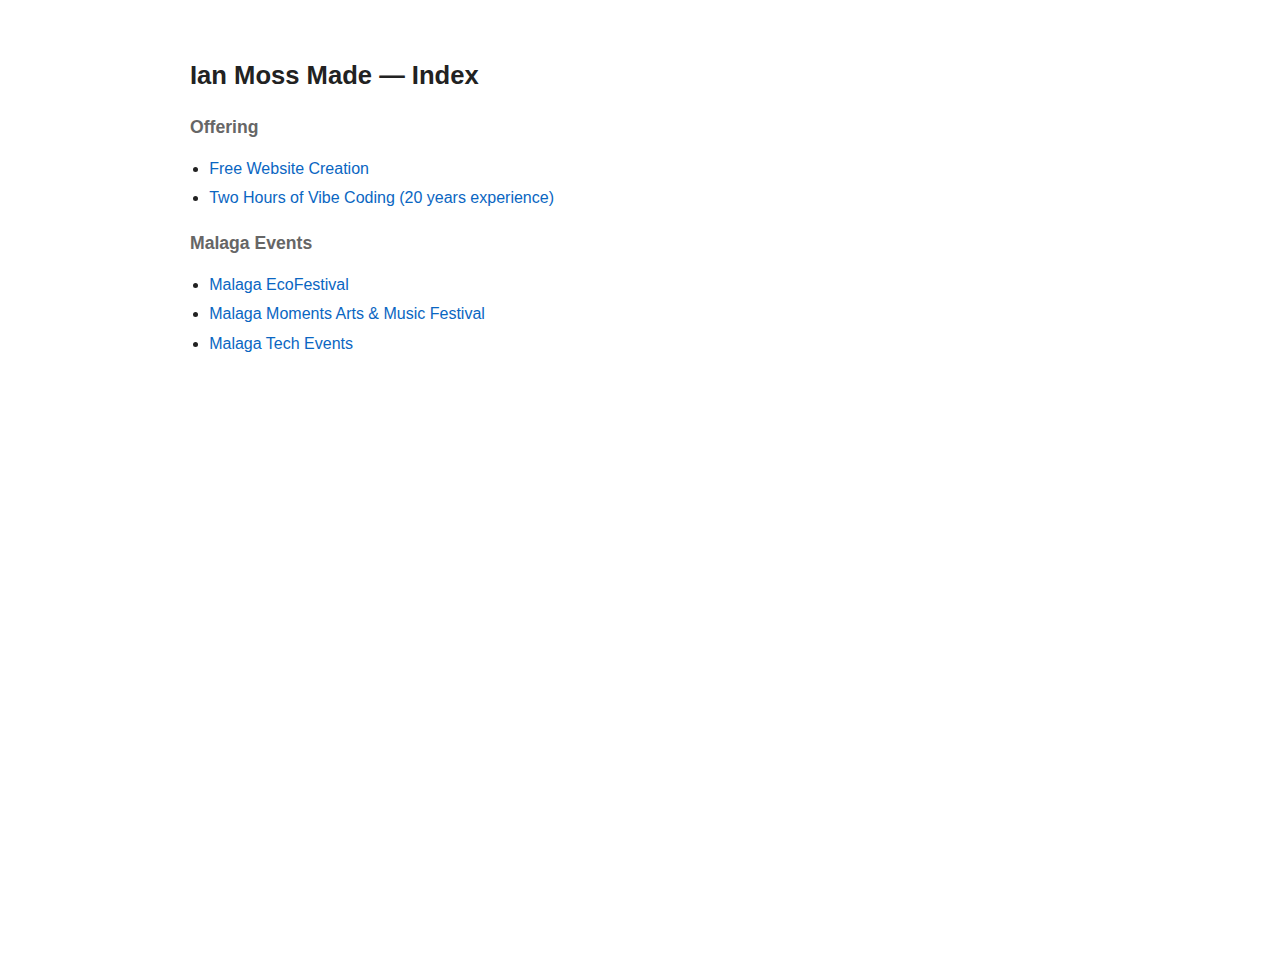
<file: made/index.html>
<!doctype html>
<html lang="en">
<head>
	<meta charset="utf-8">
	<meta name="viewport" content="width=device-width,initial-scale=1">
	<title>Ian Moss Made — Index</title>
	<link rel="stylesheet" href="css/common.css">
</head>
<body class="container">
	<h1>Ian Moss Made — Index</h1>

	<h2>Offering</h2>
	<ul>
		<li><a href="free_website_creation.html">Free Website Creation</a></li>
		<li><a href="two_hours_of_vibe_coding_with_20_years_of_experience.html">Two Hours of Vibe Coding (20 years experience)</a></li>
	</ul>

	<h2>Malaga Events</h2>
	<ul>
		<li><a href="malaga_ecofestival.html">Malaga EcoFestival</a></li>
		<li><a href="malaga_moments_arts_music_festival.html">Malaga Moments Arts &amp; Music Festival</a></li>
		<li><a href="malaga_techevents.html">Malaga Tech Events</a></li>
	</ul>
<!--
    <h2>Other Vibes</h2>
    <ul>
        <li><a href="b.html">B</a></li>
        <li><a href="a.html">A</a></li>
    </ul>
-->
</body>
</html>
</file>
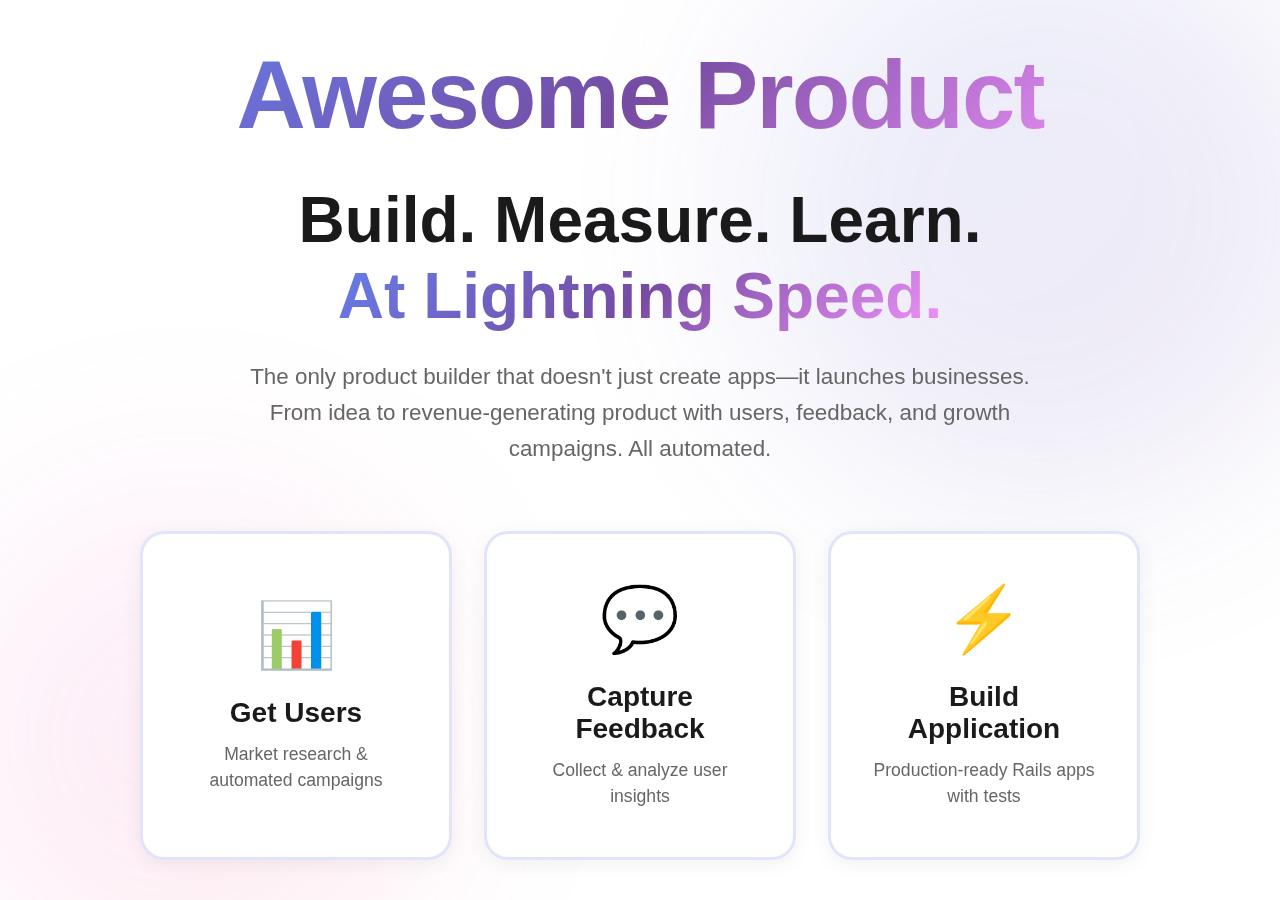
<file: made/awesome_product/index.html>
<!DOCTYPE html>
<html lang="en">
<head>
    <meta charset="UTF-8">
    <meta name="viewport" content="width=device-width, initial-scale=1.0">
    <title>Awesome Product - Build. Measure. Learn.</title>
    <style>
        * {
            margin: 0;
            padding: 0;
            box-sizing: border-box;
        }

        body {
            font-family: -apple-system, BlinkMacSystemFont, 'Segoe UI', Roboto, Oxygen, Ubuntu, Cantarell, sans-serif;
            background: #ffffff;
            color: #1a1a1a;
            overflow-x: hidden;
            min-height: 100vh;
            display: flex;
            flex-direction: column;
            justify-content: center;
            align-items: center;
            padding: 2rem;
        }

        .gradient-orb {
            position: fixed;
            border-radius: 50%;
            filter: blur(100px);
            opacity: 0.12;
            z-index: -1;
            animation: float 20s infinite ease-in-out;
        }

        .orb-1 {
            top: -10%;
            right: -5%;
            width: 600px;
            height: 600px;
            background: linear-gradient(135deg, #667eea, #764ba2);
        }

        .orb-2 {
            bottom: -10%;
            left: -5%;
            width: 500px;
            height: 500px;
            background: linear-gradient(135deg, #f093fb, #f5576c);
            animation-delay: -10s;
        }

        @keyframes float {
            0%, 100% { transform: translate(0, 0) scale(1); }
            25% { transform: translate(30px, -30px) scale(1.1); }
            50% { transform: translate(-20px, 20px) scale(0.9); }
            75% { transform: translate(20px, 30px) scale(1.05); }
        }

        .container {
            max-width: 1000px;
            width: 100%;
            text-align: center;
        }

        .logo {
            font-size: clamp(3rem, 8vw, 6rem);
            font-weight: 800;
            background: linear-gradient(135deg, #667eea 0%, #764ba2 50%, #f093fb 100%);
            -webkit-background-clip: text;
            -webkit-text-fill-color: transparent;
            background-clip: text;
            margin-bottom: 2rem;
            letter-spacing: -0.02em;
        }

        h1 {
            font-size: clamp(2rem, 5vw, 4rem);
            line-height: 1.2;
            margin-bottom: 1.5rem;
            color: #1a1a1a;
            font-weight: 800;
        }

        .gradient-text {
            background: linear-gradient(135deg, #667eea 0%, #764ba2 50%, #f093fb 100%);
            -webkit-background-clip: text;
            -webkit-text-fill-color: transparent;
            background-clip: text;
        }

        .subtitle {
            font-size: clamp(1.1rem, 2vw, 1.4rem);
            color: #666;
            max-width: 800px;
            margin: 0 auto 4rem;
            line-height: 1.6;
        }

        .entry-points {
            display: flex;
            justify-content: center;
            align-items: stretch;
            gap: 2rem;
            margin-top: 3rem;
            flex-wrap: wrap;
        }

        .entry-card {
            background: white;
            border: 3px solid rgba(102, 126, 234, 0.2);
            border-radius: 24px;
            padding: 3rem 2.5rem;
            text-align: center;
            cursor: pointer;
            transition: all 0.4s cubic-bezier(0.4, 0, 0.2, 1);
            box-shadow: 0 4px 20px rgba(0, 0, 0, 0.06);
            text-decoration: none;
            display: flex;
            flex-direction: column;
            justify-content: center;
            align-items: center;
            flex: 1;
            min-width: 250px;
            max-width: 320px;
        }

        .entry-card:hover {
            transform: translateY(-12px) scale(1.05);
            border-color: #667eea;
            box-shadow: 0 25px 60px rgba(102, 126, 234, 0.3);
            background: linear-gradient(135deg, rgba(102, 126, 234, 0.05), rgba(118, 75, 162, 0.05));
        }

        .entry-icon {
            font-size: 4rem;
            margin-bottom: 1.5rem;
            display: block;
        }

        .entry-card h2 {
            font-size: 1.75rem;
            color: #1a1a1a;
            margin-bottom: 0.75rem;
            font-weight: 700;
        }

        .entry-card p {
            color: #666;
            font-size: 1.1rem;
            line-height: 1.5;
        }

        @media (max-width: 768px) {
            .entry-points {
                flex-direction: column;
                align-items: center;
            }
            
            .entry-card {
                max-width: 100%;
                width: 100%;
            }
            
            body {
                padding: 1.5rem;
            }
        }
    </style>
</head>
<body>
    <div class="gradient-orb orb-1"></div>
    <div class="gradient-orb orb-2"></div>

    <div class="container">
        <div class="logo">Awesome Product</div>
        
        <h1>
            Build. Measure. Learn.<br>
            <span class="gradient-text">At Lightning Speed.</span>
        </h1>
        
        <p class="subtitle">
            The only product builder that doesn't just create apps—it launches businesses. 
            From idea to revenue-generating product with users, feedback, and growth campaigns. All automated.
        </p>

        <div class="entry-points">
            <a href="marketing.html" class="entry-card">
                <span class="entry-icon">📊</span>
                <h2>Get Users</h2>
                <p>Market research & automated campaigns</p>
            </a>
            
            <a href="feedback.html" class="entry-card">
                <span class="entry-icon">💬</span>
                <h2>Capture Feedback</h2>
                <p>Collect & analyze user insights</p>
            </a>
            
            <a href="build.html" class="entry-card">
                <span class="entry-icon">⚡</span>
                <h2>Build Application</h2>
                <p>Production-ready Rails apps with tests</p>
            </a>
        </div>
    </div>
</body>
</html>
</file>
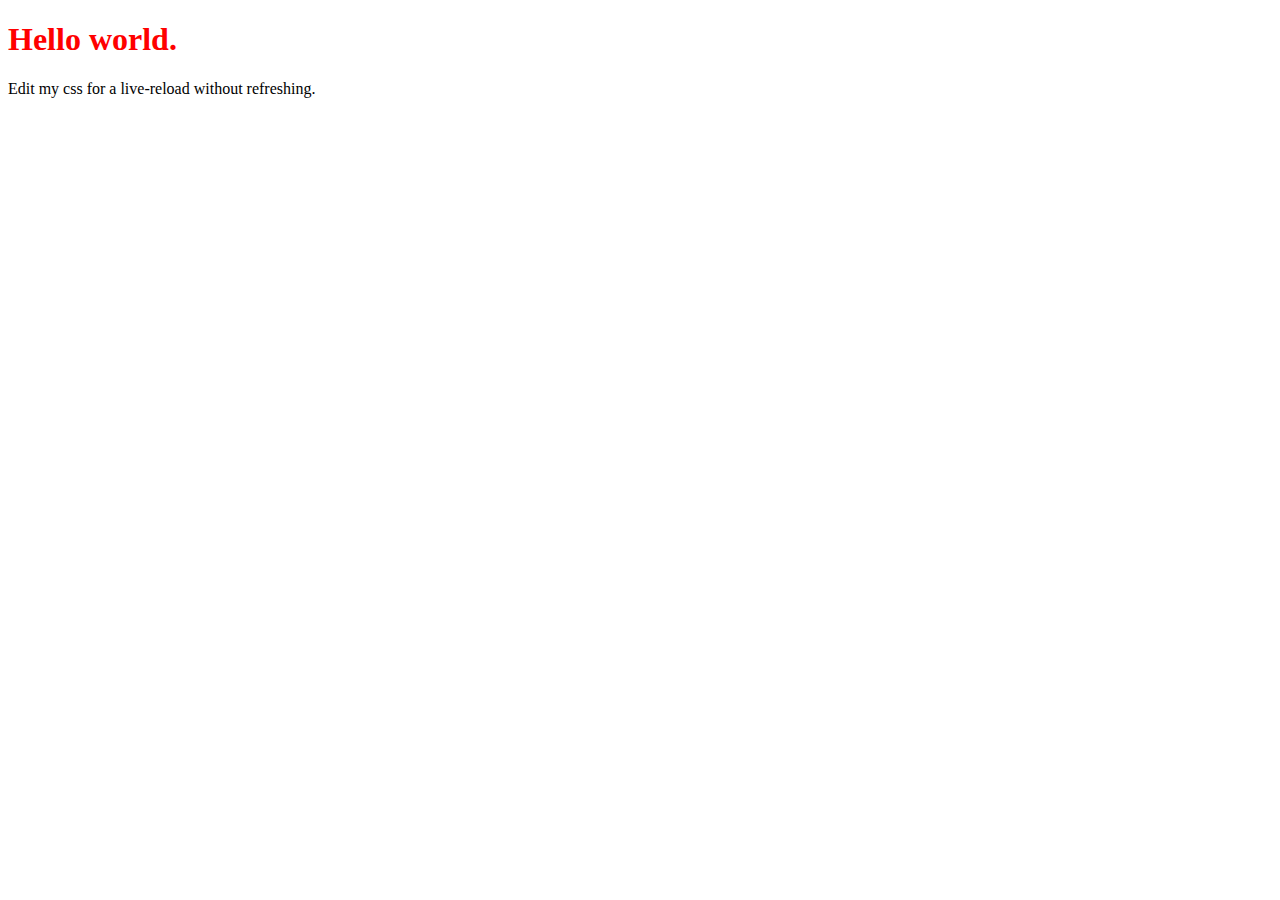
<file: productstudio/node_modules/live-server/test/data/index.html>
<!DOCTYPE html>
<html lang="en">
<head>
	<meta charset="UTF-8">
	<title>Live-server Test Page</title>
	<link rel="stylesheet" href="style.css" />
</head>
<body>
	<h1>Hello world.</h1>
	<p>Edit my css for a live-reload without refreshing.</p>
</body>
</html>
</file>
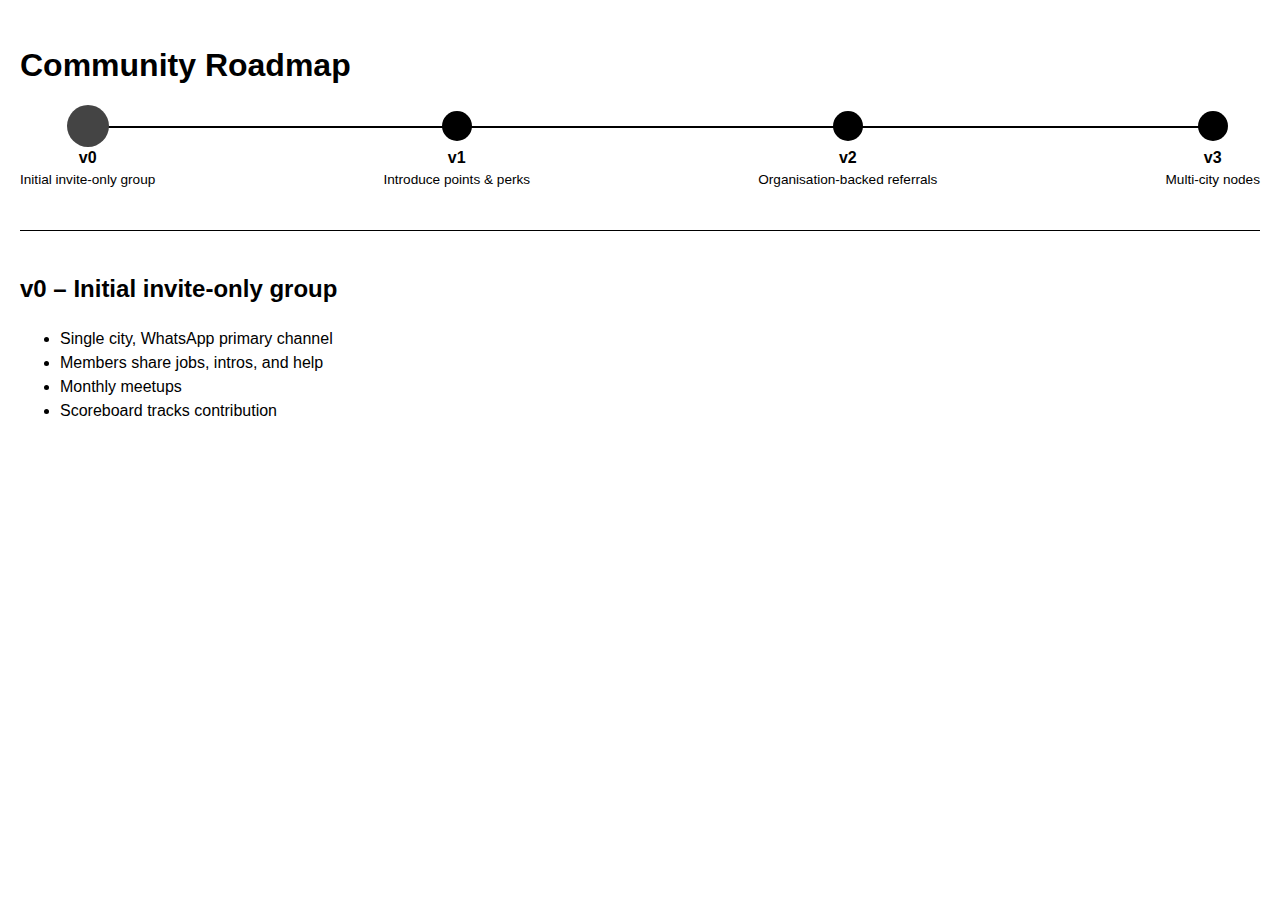
<file: made/community_job_sharing.html>
<!DOCTYPE html>
<html lang="en">
<head>
<meta charset="UTF-8">
<title>Community Roadmap</title>
<style>
  body {
    margin: 0;
    font-family: 'Arial', sans-serif;
    background: white;
    color: black;
    line-height: 1.5;
    padding: 20px;
  }
  .roadmap {
    display: flex;
    justify-content: space-between;
    align-items: center;
    margin-bottom: 40px;
    position: relative;
  }
  .roadmap::before {
    content: '';
    position: absolute;
    top: 15px;
    left: 50px;
    right: 50px;
    height: 2px;
    background: black;
    z-index: 0;
  }
  .circle-container {
    text-align: center;
    position: relative;
    z-index: 1;
    cursor: pointer;
  }
  .circle {
    width: 30px;
    height: 30px;
    border-radius: 50%;
    background: black;
    margin: 0 auto 5px auto;
    transition: transform 0.2s;
  }
  .circle-container.active .circle {
    transform: scale(1.4);
    background: #444;
  }
  .version-label {
    font-weight: bold;
  }
  .version-summary {
    font-size: 0.85em;
  }
  .details {
    padding-top: 20px;
    border-top: 1px solid black;
  }
</style>
</head>
<body>

<h1>Community Roadmap</h1>

<div class="roadmap">
  <div class="circle-container" data-index="0">
    <div class="circle"></div>
    <div class="version-label">v0</div>
    <div class="version-summary">Initial invite-only group</div>
  </div>
  <div class="circle-container" data-index="1">
    <div class="circle"></div>
    <div class="version-label">v1</div>
    <div class="version-summary">Introduce points & perks</div>
  </div>
  <div class="circle-container" data-index="2">
    <div class="circle"></div>
    <div class="version-label">v2</div>
    <div class="version-summary">Organisation-backed referrals</div>
  </div>
  <div class="circle-container" data-index="3">
    <div class="circle"></div>
    <div class="version-label">v3</div>
    <div class="version-summary">Multi-city nodes</div>
  </div>
</div>

<div id="version-details" class="details"></div>

<script>
  const versionData = [
    `<h2>v0 – Initial invite-only group</h2>
     <ul>
       <li>Single city, WhatsApp primary channel</li>
       <li>Members share jobs, intros, and help</li>
       <li>Monthly meetups</li>
       <li>Scoreboard tracks contribution</li>
     </ul>`,
    `<h2>v1 – Introduce points & perks</h2>
     <ul>
       <li>Lightweight points for contributions</li>
       <li>Small local perks from friendly businesses</li>
       <li>Status recognition on scoreboard</li>
     </ul>`,
    `<h2>v2 – Organisation-backed referrals</h2>
     <ul>
       <li>Employees can mark “I can refer”</li>
       <li>Company-supported contributions</li>
       <li>Enhanced trust signals</li>
     </ul>`,
    `<h2>v3 – Multi-city nodes</h2>
     <ul>
       <li>Same framework replicated in multiple cities</li>
       <li>City nodes independent but follow common rules</li>
       <li>Local perks, meetups, and trust system per city</li>
     </ul>`
  ];

  const circles = document.querySelectorAll('.circle-container');
  const details = document.getElementById('version-details');

  function showDetails(index) {
    // Remove active class from all
    circles.forEach(c => c.classList.remove('active'));
    // Add active to clicked
    circles[index].classList.add('active');
    // Update details
    details.innerHTML = versionData[index];
  }

  // Add click handlers
  circles.forEach(c => {
    c.addEventListener('click', () => showDetails(c.dataset.index));
  });

  // Display first version by default
  showDetails(0);
</script>

</body>
</html>
</file>
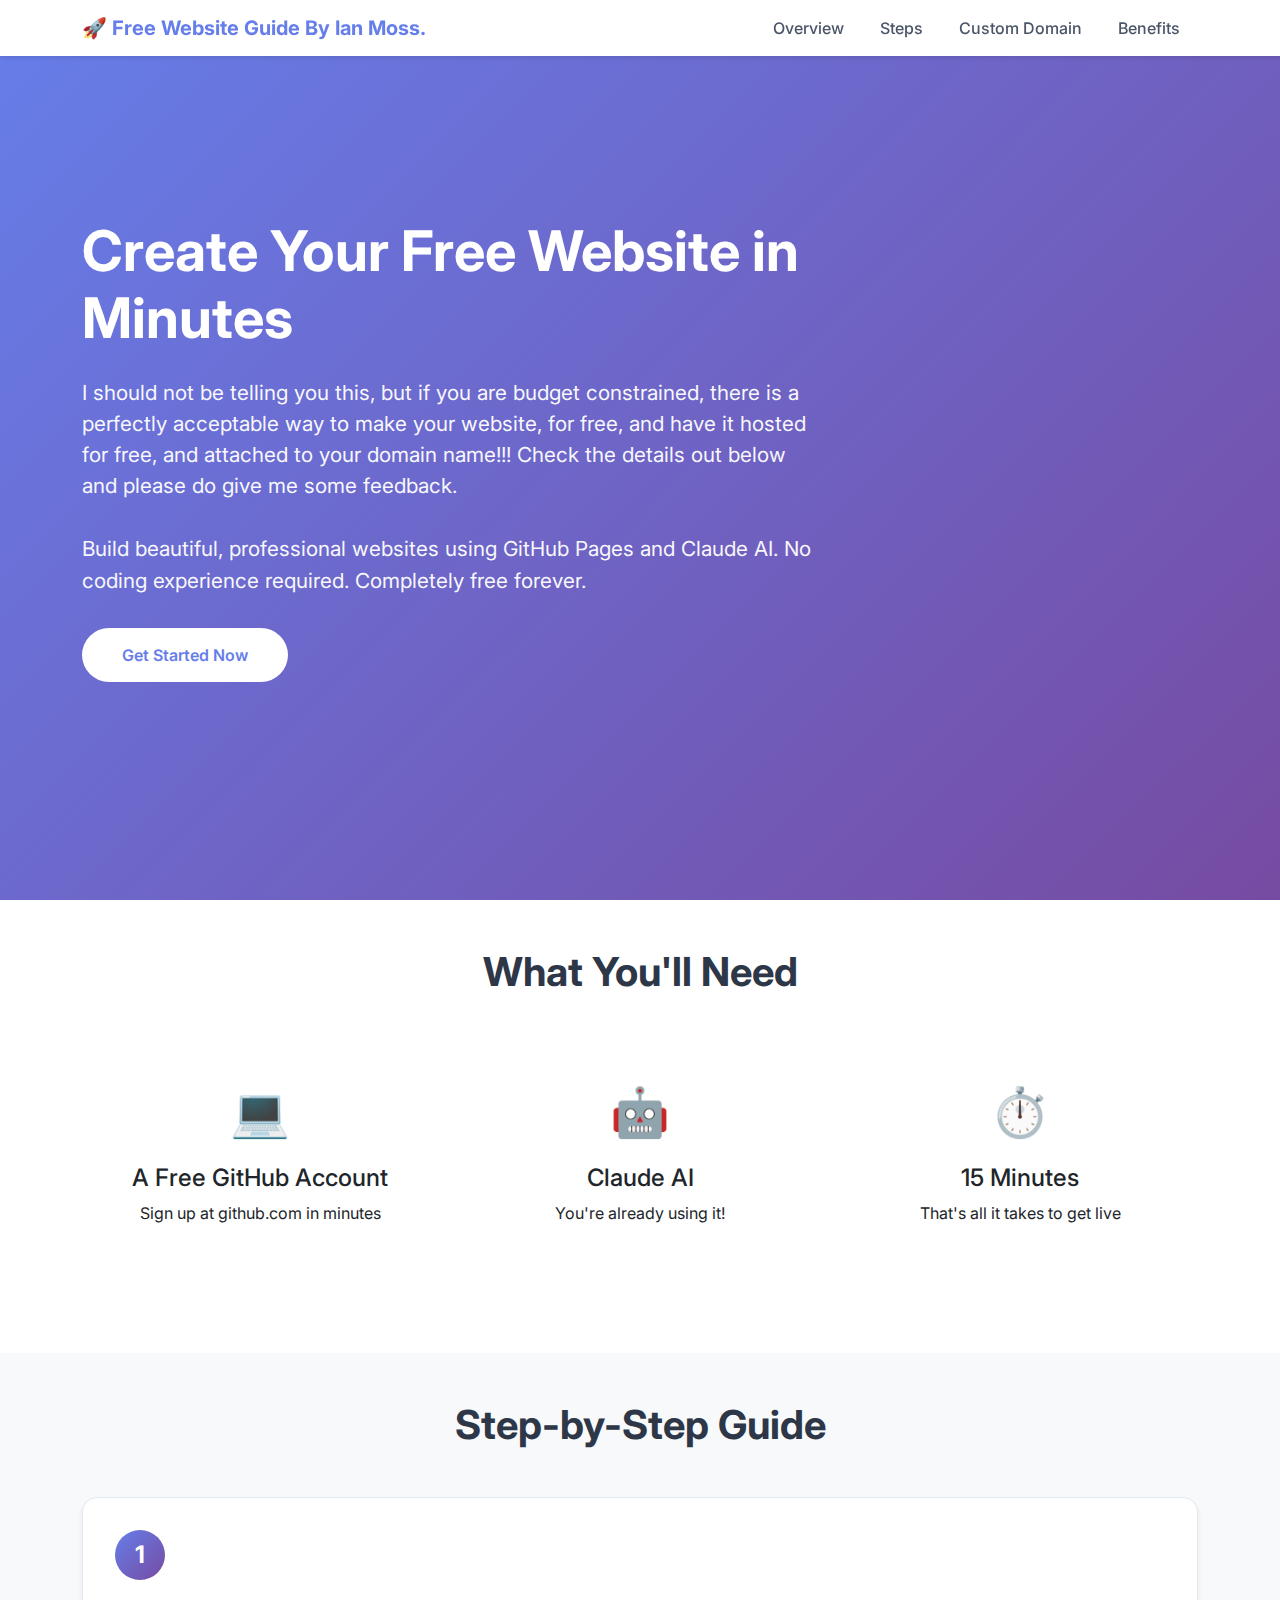
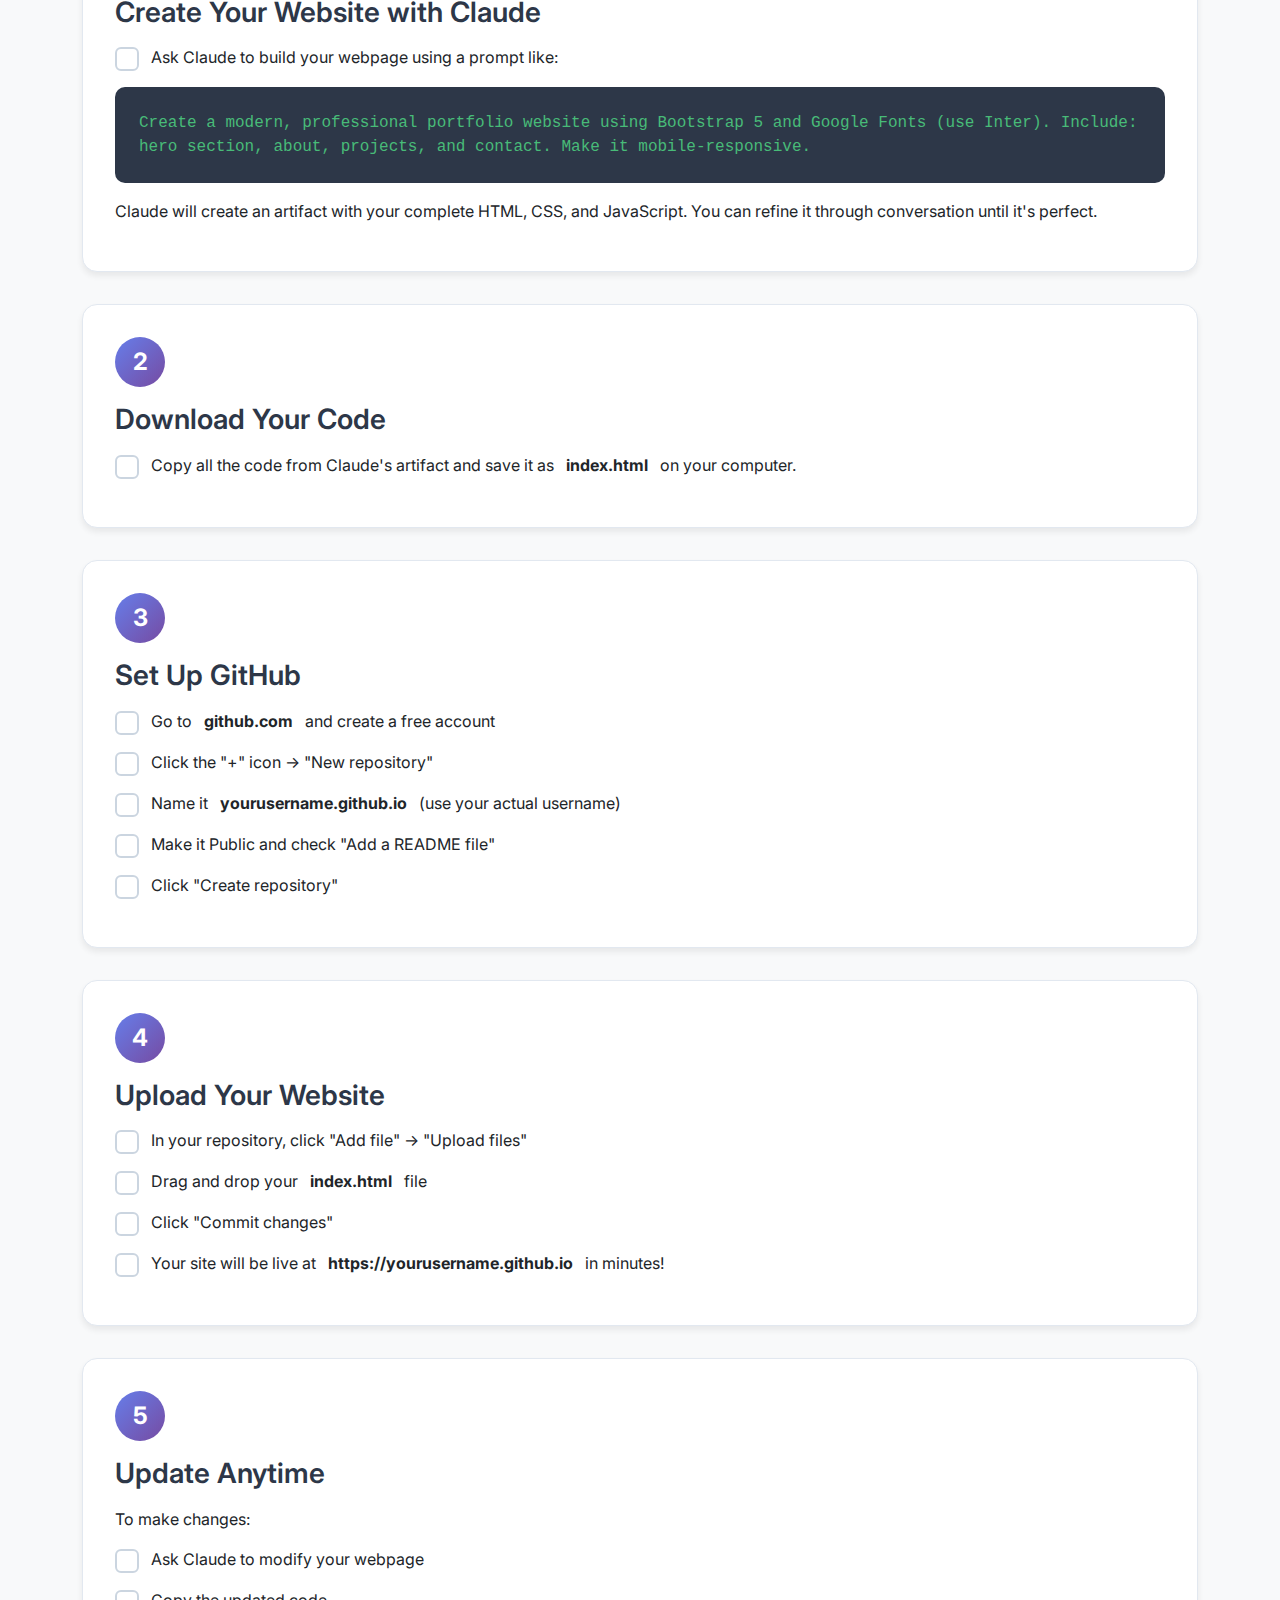
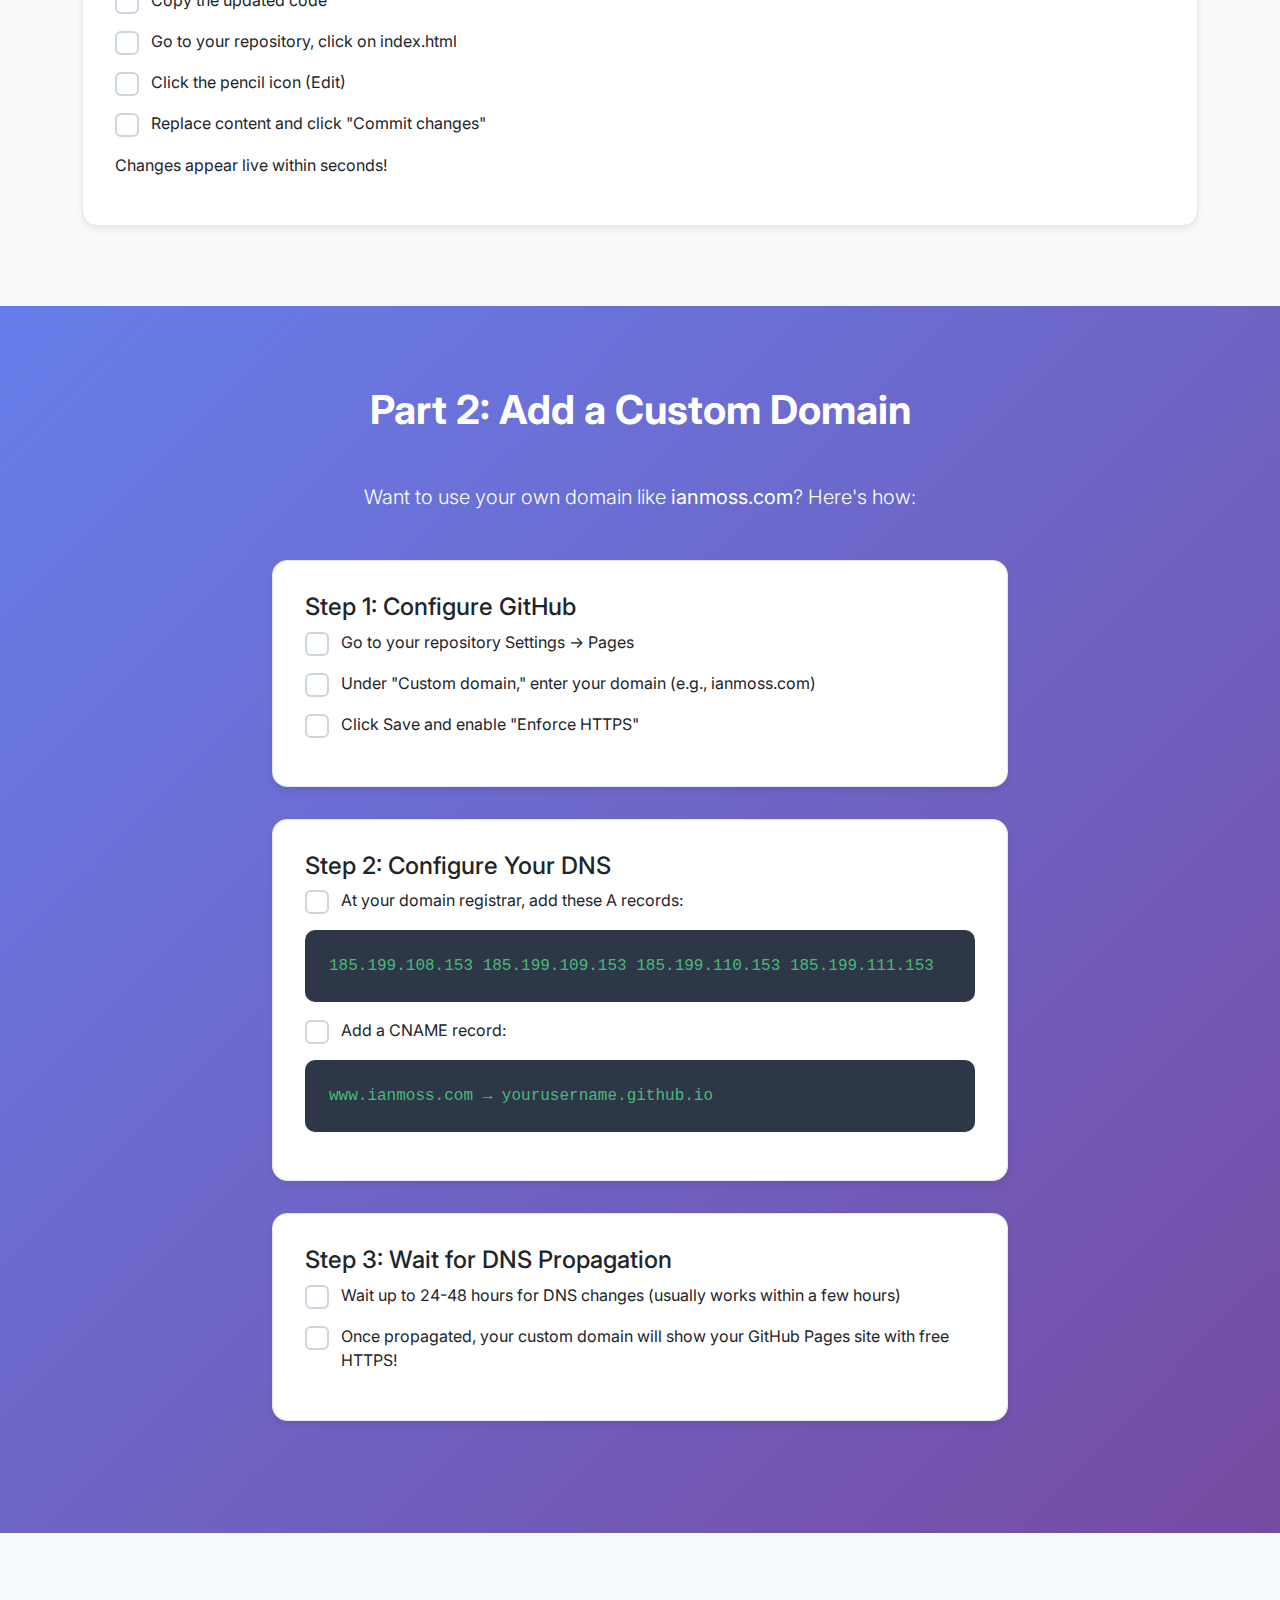
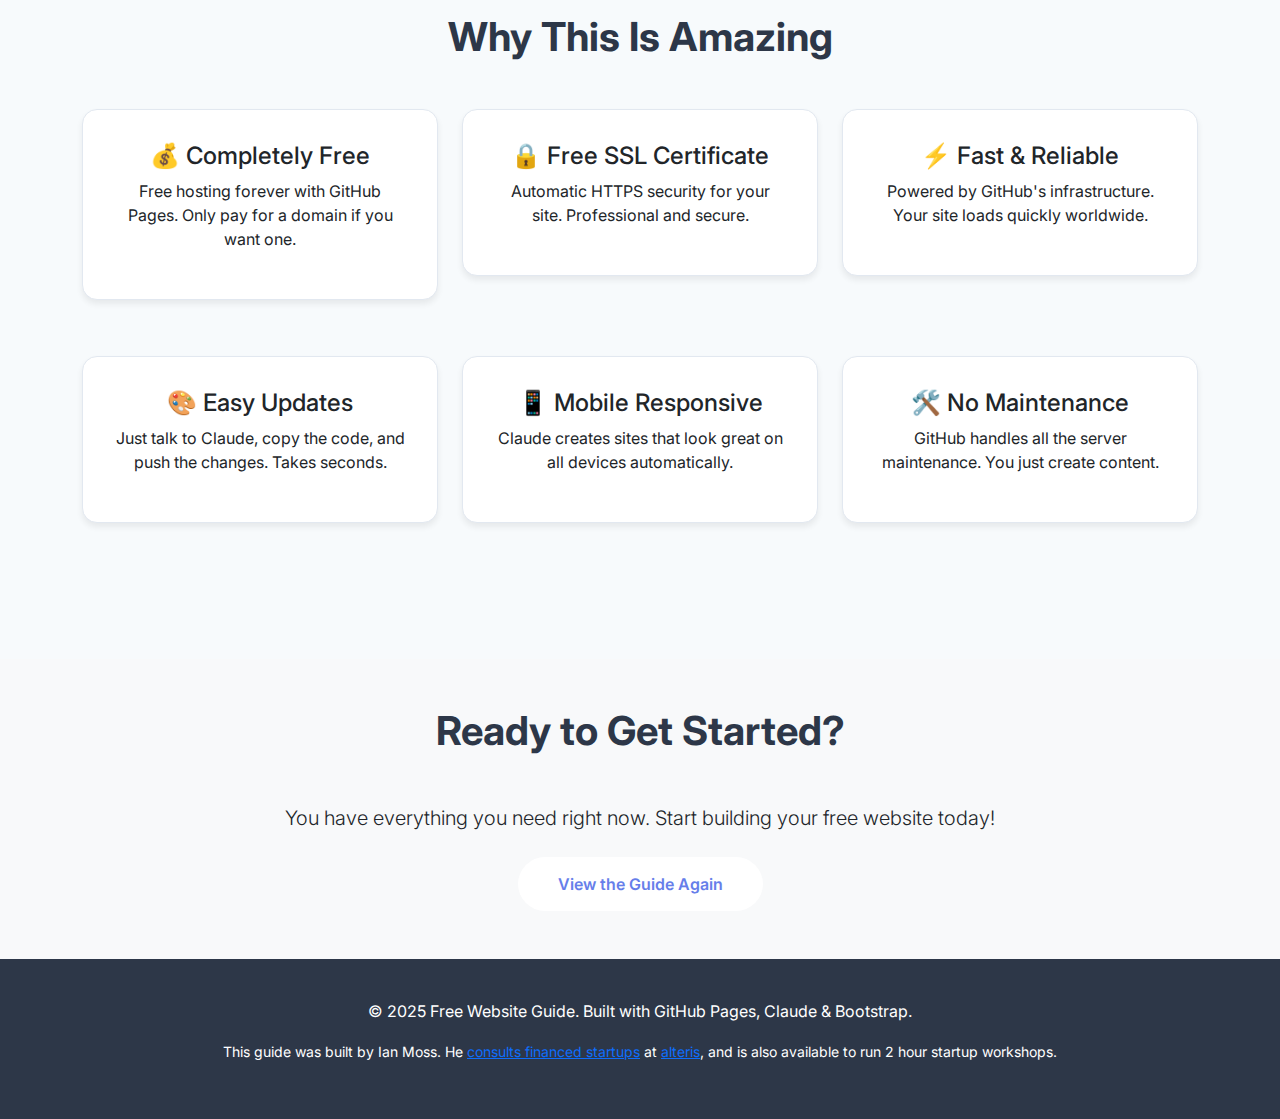
<file: made/free_website_creation.html>
<!DOCTYPE html>
<html lang="en">
<head>
    <meta charset="UTF-8">
    <meta name="viewport" content="width=device-width, initial-scale=1.0">
    <title>Create Your Free Website | GitHub Pages & Claude</title>
    <link href="https://cdn.jsdelivr.net/npm/bootstrap@5.3.0/dist/css/bootstrap.min.css" rel="stylesheet">
    <link rel="preconnect" href="https://fonts.googleapis.com">
    <link rel="preconnect" href="https://fonts.gstatic.com" crossorigin>
    <link href="https://fonts.googleapis.com/css2?family=Inter:wght@300;400;600;700&display=swap" rel="stylesheet">
    <style>
        * {
            font-family: 'Inter', sans-serif;
        }
        
        body {
            overflow-x: hidden;
        }
        
        .hero {
            background: linear-gradient(135deg, #667eea 0%, #764ba2 100%);
            color: white;
            padding: 100px 0;
            min-height: 100vh;
            display: flex;
            align-items: center;
        }
        
        .hero h1 {
            font-size: 3.5rem;
            font-weight: 700;
            margin-bottom: 1.5rem;
        }
        
        .hero p {
            font-size: 1.3rem;
            opacity: 0.95;
            margin-bottom: 2rem;
        }
        
        .btn-custom {
            background: white;
            color: #667eea;
            padding: 15px 40px;
            font-weight: 600;
            border-radius: 50px;
            transition: all 0.3s ease;
            border: none;
            text-decoration: none;
            display: inline-block;
        }
        
        .btn-custom:hover {
            transform: translateY(-3px);
            box-shadow: 0 10px 25px rgba(0,0,0,0.2);
            color: #667eea;
        }
        
        .section-title {
            font-size: 2.5rem;
            font-weight: 700;
            margin-bottom: 3rem;
            text-align: center;
            color: #2d3748;
        }
        
        .step-card {
            background: white;
            border-radius: 15px;
            padding: 2rem;
            margin-bottom: 2rem;
            box-shadow: 0 4px 6px rgba(0,0,0,0.07);
            transition: all 0.3s ease;
            border: 1px solid #e2e8f0;
        }
        
        .step-card:hover {
            transform: translateY(-5px);
            box-shadow: 0 10px 25px rgba(0,0,0,0.1);
        }
        
        .step-number {
            background: linear-gradient(135deg, #667eea 0%, #764ba2 100%);
            color: white;
            width: 50px;
            height: 50px;
            border-radius: 50%;
            display: flex;
            align-items: center;
            justify-content: center;
            font-weight: 700;
            font-size: 1.5rem;
            margin-bottom: 1rem;
        }
        
        .step-card h3 {
            color: #2d3748;
            font-weight: 600;
            margin-bottom: 1rem;
        }
        
        .feature-box {
            text-align: center;
            padding: 2rem;
            margin-bottom: 2rem;
        }
        
        .feature-icon {
            font-size: 3rem;
            margin-bottom: 1rem;
        }
        
        .benefits-section {
            background: #f7fafc;
            padding: 80px 0;
        }
        
        .domain-section {
            background: linear-gradient(135deg, #667eea 0%, #764ba2 100%);
            color: white;
            padding: 80px 0;
        }
        
        .code-box {
            background: #2d3748;
            color: #48bb78;
            padding: 1.5rem;
            border-radius: 10px;
            font-family: 'Courier New', monospace;
            margin: 1rem 0;
            overflow-x: auto;
        }
        
        .navbar-custom {
            background: white !important;
            box-shadow: 0 2px 4px rgba(0,0,0,0.1);
        }
        
        .navbar-brand {
            font-weight: 700;
            color: #667eea !important;
        }
        
        .nav-link {
            color: #4a5568 !important;
            font-weight: 500;
            margin: 0 10px;
            transition: color 0.3s ease;
        }
        
        .nav-link:hover {
            color: #667eea !important;
        }
        
        .checklist {
            list-style: none;
            padding-left: 0;
        }
        
        .checklist li {
            margin-bottom: 15px;
            display: flex;
            align-items: flex-start;
            gap: 12px;
        }
        
        .checkbox {
            min-width: 24px;
            width: 24px;
            height: 24px;
            border: 2px solid #cbd5e0;
            border-radius: 6px;
            display: inline-flex;
            align-items: center;
            justify-content: center;
            cursor: pointer;
            transition: all 0.2s ease;
            margin-top: 2px;
            background: white;
        }
        
        .checkbox:hover {
            border-color: #667eea;
            transform: scale(1.05);
        }
        
        .checkbox.in-progress {
            background: #667eea;
        }
        
        .checkbox.in-progress::after {
            content: '';
            width: 8px;
            height: 8px;
            background: white;
            border-radius: 50%;
        }
        
        .checkbox.completed {
            background: #48bb78;
            border-color: #48bb78;
        }
        
        .checkbox.completed::after {
            content: '✓';
            color: white;
            font-size: 16px;
            font-weight: bold;
        }
        
        footer {
            background: #2d3748;
            color: white;
            padding: 40px 0;
            text-align: center;
        }
        
        @media (max-width: 768px) {
            .hero h1 {
                font-size: 2.5rem;
            }
            
            .hero p {
                font-size: 1.1rem;
            }
        }
    </style>
</head>
<body>
    <nav class="navbar navbar-expand-lg navbar-light navbar-custom fixed-top">
        <div class="container">
            <a class="navbar-brand" href="#">🚀 Free Website Guide By Ian Moss.</a>
            <button class="navbar-toggler" type="button" data-bs-toggle="collapse" data-bs-target="#navbarNav">
                <span class="navbar-toggler-icon"></span>
            </button>
            <div class="collapse navbar-collapse" id="navbarNav">
                <ul class="navbar-nav ms-auto">
                    <li class="nav-item"><a class="nav-link" href="#overview">Overview</a></li>
                    <li class="nav-item"><a class="nav-link" href="#steps">Steps</a></li>
                    <li class="nav-item"><a class="nav-link" href="#domain">Custom Domain</a></li>
                    <li class="nav-item"><a class="nav-link" href="#benefits">Benefits</a></li>
                </ul>
            </div>
        </div>
    </nav>

    <section class="hero">
        <div class="container">
            <div class="row align-items-center">
                <div class="col-lg-8">
                    <h1>Create Your Free Website in Minutes</h1>
                    <p>I should not be telling you this, but if you are budget constrained, there is a perfectly acceptable way to make your website, for free, and have it hosted for free, and attached to your domain name!!! Check the details out below and please do give me some feedback.</p>
                    <p>Build beautiful, professional websites using GitHub Pages and Claude AI. No coding experience required. Completely free forever.</p>
                    <a href="#steps" class="btn-custom">Get Started Now</a>
                </div>
            </div>
        </div>
    </section>

    <section id="overview" class="py-5">
        <div class="container">
            <h2 class="section-title">What You'll Need</h2>
            <div class="row">
                <div class="col-md-4 feature-box">
                    <div class="feature-icon">💻</div>
                    <h4>A Free GitHub Account</h4>
                    <p>Sign up at github.com in minutes</p>
                </div>
                <div class="col-md-4 feature-box">
                    <div class="feature-icon">🤖</div>
                    <h4>Claude AI</h4>
                    <p>You're already using it!</p>
                </div>
                <div class="col-md-4 feature-box">
                    <div class="feature-icon">⏱️</div>
                    <h4>15 Minutes</h4>
                    <p>That's all it takes to get live</p>
                </div>
            </div>
        </div>
    </section>

    <section id="steps" class="py-5 bg-light">
        <div class="container">
            <h2 class="section-title">Step-by-Step Guide</h2>
            
            <div class="step-card">
                <div class="step-number">1</div>
                <h3>Create Your Website with Claude</h3>
                <ul class="checklist">
                    <li><span class="checkbox" onclick="toggleCheck(this)"></span>Ask Claude to build your webpage using a prompt like:</li>
                </ul>
                <div class="code-box">
                    Create a modern, professional portfolio website using Bootstrap 5 and Google Fonts (use Inter). 
                    Include: hero section, about, projects, and contact. Make it mobile-responsive.
                </div>
                <p>Claude will create an artifact with your complete HTML, CSS, and JavaScript. You can refine it through conversation until it's perfect.</p>
            </div>

            <div class="step-card">
                <div class="step-number">2</div>
                <h3>Download Your Code</h3>
                <ul class="checklist">
                    <li><span class="checkbox" onclick="toggleCheck(this)"></span>Copy all the code from Claude's artifact and save it as <strong>index.html</strong> on your computer.</li>
                </ul>
            </div>

            <div class="step-card">
                <div class="step-number">3</div>
                <h3>Set Up GitHub</h3>
                <ul class="checklist">
                    <li><span class="checkbox" onclick="toggleCheck(this)"></span>Go to <strong>github.com</strong> and create a free account</li>
                    <li><span class="checkbox" onclick="toggleCheck(this)"></span>Click the "+" icon → "New repository"</li>
                    <li><span class="checkbox" onclick="toggleCheck(this)"></span>Name it <strong>yourusername.github.io</strong> (use your actual username)</li>
                    <li><span class="checkbox" onclick="toggleCheck(this)"></span>Make it Public and check "Add a README file"</li>
                    <li><span class="checkbox" onclick="toggleCheck(this)"></span>Click "Create repository"</li>
                </ul>
            </div>

            <div class="step-card">
                <div class="step-number">4</div>
                <h3>Upload Your Website</h3>
                <ul class="checklist">
                    <li><span class="checkbox" onclick="toggleCheck(this)"></span>In your repository, click "Add file" → "Upload files"</li>
                    <li><span class="checkbox" onclick="toggleCheck(this)"></span>Drag and drop your <strong>index.html</strong> file</li>
                    <li><span class="checkbox" onclick="toggleCheck(this)"></span>Click "Commit changes"</li>
                    <li><span class="checkbox" onclick="toggleCheck(this)"></span>Your site will be live at <strong>https://yourusername.github.io</strong> in minutes!</li>
                </ul>
            </div>

            <div class="step-card">
                <div class="step-number">5</div>
                <h3>Update Anytime</h3>
                <p>To make changes:</p>
                <ol class="checklist">
                    <li><span class="checkbox" onclick="toggleCheck(this)"></span>Ask Claude to modify your webpage</li>
                    <li><span class="checkbox" onclick="toggleCheck(this)"></span>Copy the updated code</li>
                    <li><span class="checkbox" onclick="toggleCheck(this)"></span>Go to your repository, click on index.html</li>
                    <li><span class="checkbox" onclick="toggleCheck(this)"></span>Click the pencil icon (Edit)</li>
                    <li><span class="checkbox" onclick="toggleCheck(this)"></span>Replace content and click "Commit changes"</li>
                </ol>
                <p>Changes appear live within seconds!</p>
            </div>
        </div>
    </section>

    <section id="domain" class="domain-section">
        <div class="container">
            <h2 class="section-title text-white">Part 2: Add a Custom Domain</h2>
            <div class="row">
                <div class="col-lg-8 mx-auto">
                    <p class="lead text-center mb-5">Want to use your own domain like <strong>ianmoss.com</strong>? Here's how:</p>
                    
                    <div class="step-card text-dark">
                        <h4>Step 1: Configure GitHub</h4>
                        <ul class="checklist">
                            <li><span class="checkbox" onclick="toggleCheck(this)"></span>Go to your repository Settings → Pages</li>
                            <li><span class="checkbox" onclick="toggleCheck(this)"></span>Under "Custom domain," enter your domain (e.g., ianmoss.com)</li>
                            <li><span class="checkbox" onclick="toggleCheck(this)"></span>Click Save and enable "Enforce HTTPS"</li>
                        </ul>
                    </div>

                    <div class="step-card text-dark">
                        <h4>Step 2: Configure Your DNS</h4>
                        <ul class="checklist">
                            <li><span class="checkbox" onclick="toggleCheck(this)"></span>At your domain registrar, add these A records:</li>
                        </ul>
                        <div class="code-box">
185.199.108.153
185.199.109.153
185.199.110.153
185.199.111.153
                        </div>
                        <ul class="checklist">
                            <li><span class="checkbox" onclick="toggleCheck(this)"></span>Add a CNAME record:</li>
                        </ul>
                        <div class="code-box">
www.ianmoss.com → yourusername.github.io
                        </div>
                    </div>

                    <div class="step-card text-dark">
                        <h4>Step 3: Wait for DNS Propagation</h4>
                        <ul class="checklist">
                            <li><span class="checkbox" onclick="toggleCheck(this)"></span>Wait up to 24-48 hours for DNS changes (usually works within a few hours)</li>
                            <li><span class="checkbox" onclick="toggleCheck(this)"></span>Once propagated, your custom domain will show your GitHub Pages site with free HTTPS!</li>
                        </ul>
                    </div>
                </div>
            </div>
        </div>
    </section>

    <section id="benefits" class="benefits-section">
        <div class="container">
            <h2 class="section-title">Why This Is Amazing</h2>
            <div class="row">
                <div class="col-md-4 mb-4">
                    <div class="step-card text-center">
                        <h4>💰 Completely Free</h4>
                        <p>Free hosting forever with GitHub Pages. Only pay for a domain if you want one.</p>
                    </div>
                </div>
                <div class="col-md-4 mb-4">
                    <div class="step-card text-center">
                        <h4>🔒 Free SSL Certificate</h4>
                        <p>Automatic HTTPS security for your site. Professional and secure.</p>
                    </div>
                </div>
                <div class="col-md-4 mb-4">
                    <div class="step-card text-center">
                        <h4>⚡ Fast & Reliable</h4>
                        <p>Powered by GitHub's infrastructure. Your site loads quickly worldwide.</p>
                    </div>
                </div>
                <div class="col-md-4 mb-4">
                    <div class="step-card text-center">
                        <h4>🎨 Easy Updates</h4>
                        <p>Just talk to Claude, copy the code, and push the changes. Takes seconds.</p>
                    </div>
                </div>
                <div class="col-md-4 mb-4">
                    <div class="step-card text-center">
                        <h4>📱 Mobile Responsive</h4>
                        <p>Claude creates sites that look great on all devices automatically.</p>
                    </div>
                </div>
                <div class="col-md-4 mb-4">
                    <div class="step-card text-center">
                        <h4>🛠️ No Maintenance</h4>
                        <p>GitHub handles all the server maintenance. You just create content.</p>
                    </div>
                </div>
            </div>
        </div>
    </section>

    <section class="py-5 bg-light">
        <div class="container text-center">
            <h2 class="section-title">Ready to Get Started?</h2>
            <p class="lead mb-4">You have everything you need right now. Start building your free website today!</p>
            <a href="#steps" class="btn-custom">View the Guide Again</a>
        </div>
    </section>

    <footer>
        <div class="container">
            <p>&copy; 2025 Free Website Guide. Built with GitHub Pages, Claude & Bootstrap.</p>
            <p class="mt-2"><small>This guide was built by Ian Moss. He <a href="https://www.linkedin.com/in/alteris/">consults financed startups</a> at <a href="https://alter.is">alteris</a>, and is also available to run 2 hour startup workshops.</small></p>
        </div>
    </footer>

    <script src="https://cdn.jsdelivr.net/npm/bootstrap@5.3.0/dist/js/bootstrap.bundle.min.js"></script>
    <script>
        document.querySelectorAll('a[href^="#"]').forEach(anchor => {
            anchor.addEventListener('click', function (e) {
                e.preventDefault();
                const target = document.querySelector(this.getAttribute('href'));
                if (target) {
                    target.scrollIntoView({
                        behavior: 'smooth',
                        block: 'start'
                    });
                }
            });
        });
        
        function toggleCheck(element) {
            if (element.classList.contains('completed')) {
                element.classList.remove('completed');
            } else if (element.classList.contains('in-progress')) {
                element.classList.remove('in-progress');
                element.classList.add('completed');
            } else {
                element.classList.add('in-progress');
            }
        }
    </script>
</body>
</html>
</file>
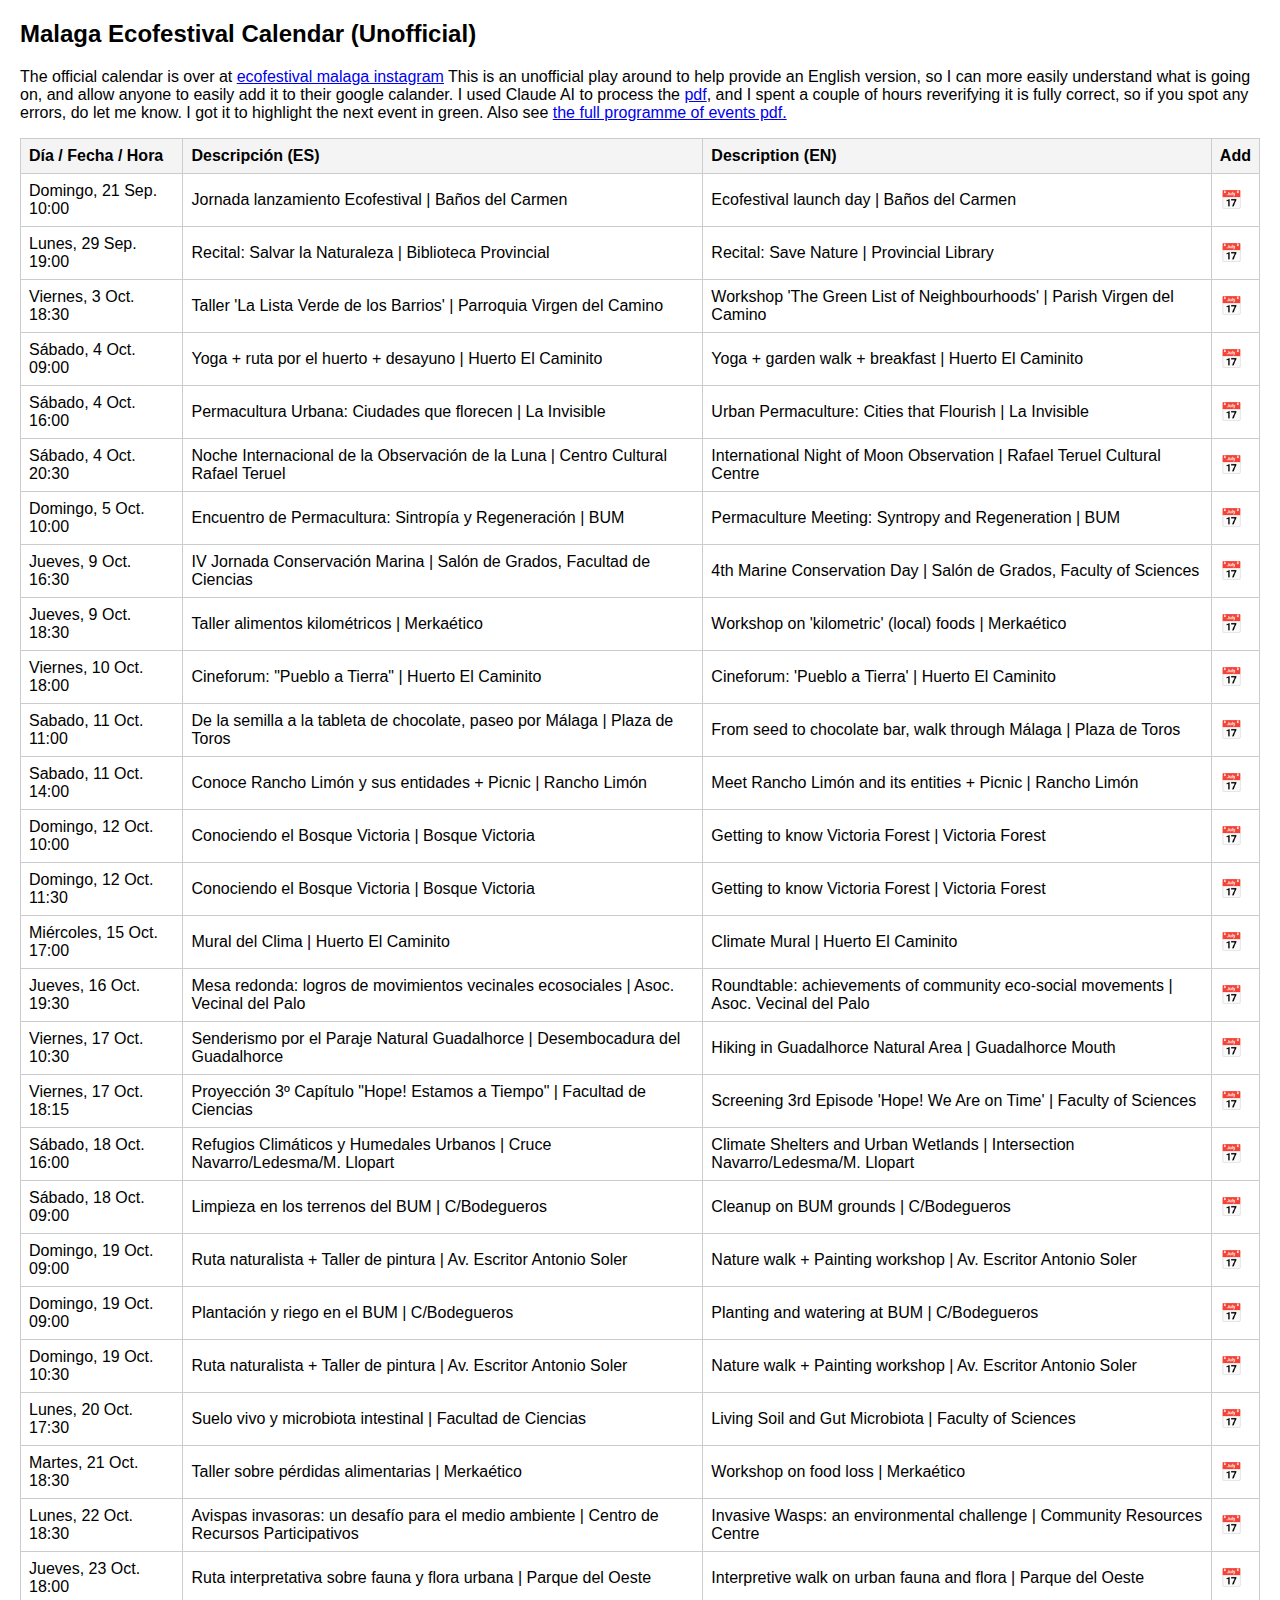
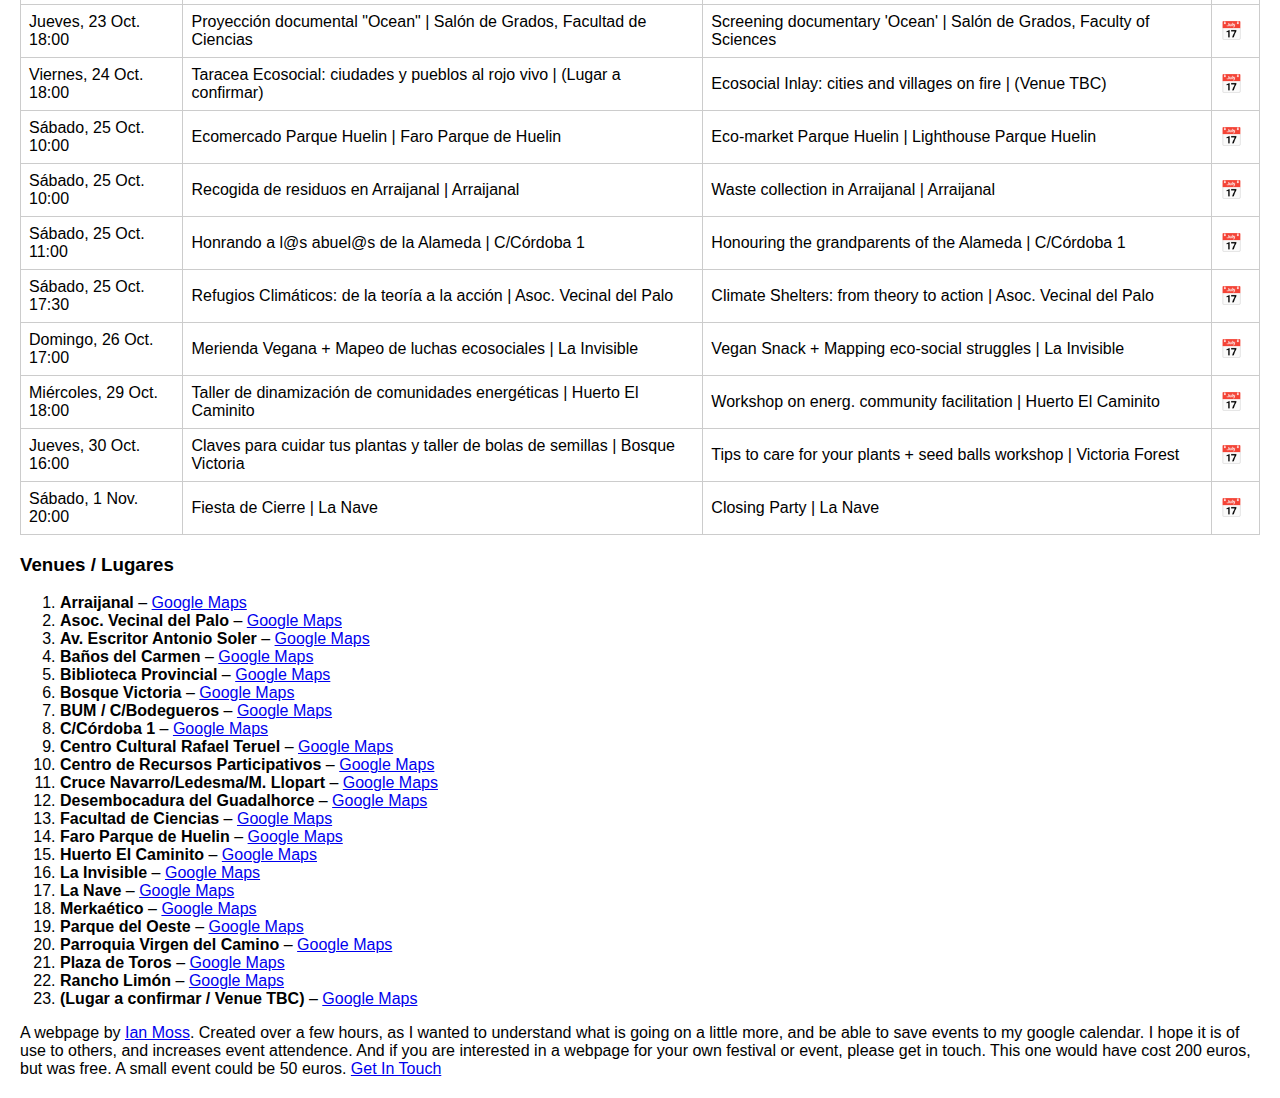
<file: made/malaga_ecofestival.html>
<!DOCTYPE html>
<html lang="es">
<head>
<meta charset="UTF-8">
<meta name="viewport" content="width=device-width, initial-scale=1.0">
<title>Malaga Ecofestival Calendar</title>
<style>
  body { font-family: Arial, sans-serif; margin: 20px; }
  table { border-collapse: collapse; width: 100%; }
  th, td { border: 1px solid #ccc; padding: 8px; text-align: left; }
  th { background-color: #f4f4f4; }
  .gcal-icon { 
    cursor: pointer; 
    text-decoration: none;
    font-size: 18px;
  }
  .now { background-color: yellow; }
  .next { background-color: lightgreen; }
</style>
</head>
<body>
<h2>Malaga Ecofestival Calendar (Unofficial)</h2>
<p>
  The official calendar is over at <a href="https://www.instagram.com/ecofestival_malaga/" target="_blank">ecofestival malaga instagram</a>
  This is an unofficial play around to help provide an English version, so I can more easily understand what is going on, and allow anyone to easily add it to their google calander.
  I used Claude AI to process the <a href="https://drive.google.com/file/d/1J9lCxGl1E0OjDYpOZbCrti3NY8BeYI4s/view" target="_blank">pdf</a>, and I spent a couple of hours  reverifying it is fully correct, so if you spot any errors, do let me know.
  I got it to highlight the next event in green.
  Also see <a href="https://drive.google.com/file/d/1Uk5OXKZWKI5pq_I5SxQYTlH-wyglXVNi/view" target="_blank">the full programme of events pdf.</a> 
</p>

<table id="calendar">
  <thead>
    <tr>
      <th>Día / Fecha / Hora</th>
      <th>Descripción (ES)</th>
      <th>Description (EN)</th>
      <th>Add</th>
    </tr>
  </thead>
  <tbody>
    <tr data-datetime="2025-09-21T10:00"><td>Domingo, 21 Sep. 10:00</td><td>Jornada lanzamiento Ecofestival | Baños del Carmen</td><td>Ecofestival launch day | Baños del Carmen</td><td><a href="#" class="gcal-icon" onclick="addToGoogleCalendar(event, this.closest('tr'))">📅</a></td></tr>

      <tr data-datetime="2025-09-29T19:00"><td>Lunes, 29 Sep. 19:00</td><td>Recital: Salvar la Naturaleza | Biblioteca Provincial</td><td>Recital: Save Nature | Provincial Library</td><td><a href="#" class="gcal-icon" onclick="addToGoogleCalendar(event, this.closest('tr'))">📅</a></td></tr>

    <tr data-datetime="2025-10-03T18:30"><td>Viernes, 3 Oct. 18:30</td> <td>Taller 'La Lista Verde de los Barrios' | Parroquia Virgen del Camino</td><td>Workshop 'The Green List of Neighbourhoods' | Parish Virgen del Camino</td><td><a href="#" class="gcal-icon" onclick="addToGoogleCalendar(event, this.closest('tr'))">📅</a></td></tr>
    




    <tr data-datetime="2025-10-04T09:00"><td>Sábado, 4 Oct. 09:00</td><td>Yoga + ruta por el huerto + desayuno | Huerto El Caminito</td><td>Yoga + garden walk + breakfast | Huerto El Caminito</td><td><a href="#" class="gcal-icon" onclick="addToGoogleCalendar(event, this.closest('tr'))">📅</a></td></tr>


    <tr data-datetime="2025-10-04T16:00"><td>Sábado, 4 Oct. 16:00</td><td>Permacultura Urbana: Ciudades que florecen | La Invisible</td><td>Urban Permaculture: Cities that Flourish | La Invisible</td><td><a href="#" class="gcal-icon" onclick="addToGoogleCalendar(event, this.closest('tr'))">📅</a></td></tr>
        
     <tr data-datetime="2025-10-04T16:00"><td>Sábado, 4 Oct. 20:30</td><td>Noche Internacional de la Observación de la Luna | Centro Cultural Rafael Teruel</td><td>International Night of Moon Observation | Rafael Teruel Cultural Centre</td><td><a href="#" class="gcal-icon" onclick="addToGoogleCalendar(event, this.closest('tr'))">📅</a></td></tr>

    <tr data-datetime="2025-10-05T10:00"><td>Domingo, 5 Oct. 10:00</td><td>Encuentro de Permacultura: Sintropía y Regeneración | BUM</td><td>Permaculture Meeting: Syntropy and Regeneration | BUM</td><td><a href="#" class="gcal-icon" onclick="addToGoogleCalendar(event, this.closest('tr'))">📅</a></td></tr>


    <tr data-datetime="2025-10-09T16:30"><td>Jueves, 9 Oct. 16:30</td><td>IV Jornada Conservación Marina | Salón de Grados, Facultad de Ciencias</td><td>4th Marine Conservation Day | Salón de Grados, Faculty of Sciences</td><td><a href="#" class="gcal-icon" onclick="addToGoogleCalendar(event, this.closest('tr'))">📅</a></td></tr>
    
    <tr data-datetime="2025-10-09T18:30"><td>Jueves, 9 Oct. 18:30</td><td>Taller alimentos kilométricos | Merkaético</td><td>Workshop on 'kilometric' (local) foods | Merkaético</td><td><a href="#" class="gcal-icon" onclick="addToGoogleCalendar(event, this.closest('tr'))">📅</a></td></tr>
    

    <tr data-datetime="2025-10-10T18:00"><td>Viernes, 10 Oct. 18:00</td><td>Cineforum: "Pueblo a Tierra" | Huerto El Caminito</td><td>Cineforum: 'Pueblo a Tierra' | Huerto El Caminito</td><td><a href="#" class="gcal-icon" onclick="addToGoogleCalendar(event, this.closest('tr'))">📅</a></td></tr>


    <tr data-datetime="2025-10-11T11:00"><td>Sabado, 11 Oct. 11:00</td><td>De la semilla a la tableta de chocolate, paseo por Málaga | Plaza de Toros</td><td>From seed to chocolate bar, walk through Málaga | Plaza de Toros</td><td><a href="#" class="gcal-icon" onclick="addToGoogleCalendar(event, this.closest('tr'))">📅</a></td></tr>


    <tr data-datetime="2025-10-10T14:00"><td>Sabado, 11 Oct. 14:00</td><td>Conoce Rancho Limón y sus entidades + Picnic | Rancho Limón</td><td>Meet Rancho Limón and its entities + Picnic | Rancho Limón</td><td><a href="#" class="gcal-icon" onclick="addToGoogleCalendar(event, this.closest('tr'))">📅</a></td></tr>



    <tr data-datetime="2025-10-12T10:00"><td>Domingo, 12 Oct. 10:00</td><td>Conociendo el Bosque Victoria | Bosque Victoria</td><td>Getting to know Victoria Forest | Victoria Forest</td><td><a href="#" class="gcal-icon" onclick="addToGoogleCalendar(event, this.closest('tr'))">📅</a></td></tr>

    <tr data-datetime="2025-10-12T11:30"><td>Domingo, 12 Oct. 11:30</td><td>Conociendo el Bosque Victoria | Bosque Victoria</td><td>Getting to know Victoria Forest | Victoria Forest</td><td><a href="#" class="gcal-icon" onclick="addToGoogleCalendar(event, this.closest('tr'))">📅</a></td></tr>
    
    
    <tr data-datetime="2025-10-15T17:00"><td>Miércoles, 15 Oct. 17:00</td><td>Mural del Clima | Huerto El Caminito</td><td>Climate Mural | Huerto El Caminito</td><td><a href="#" class="gcal-icon" onclick="addToGoogleCalendar(event, this.closest('tr'))">📅</a></td></tr>
    
    
    <tr data-datetime="2025-10-16T19:30"><td>Jueves, 16 Oct. 19:30</td><td>Mesa redonda: logros de movimientos vecinales ecosociales | Asoc. Vecinal del Palo</td><td>Roundtable: achievements of community eco-social movements | Asoc. Vecinal del Palo</td><td><a href="#" class="gcal-icon" onclick="addToGoogleCalendar(event, this.closest('tr'))">📅</a></td></tr>

    <tr data-datetime="2025-10-17T10:30"><td>Viernes, 17 Oct. 10:30</td><td>Senderismo por el Paraje Natural Guadalhorce | Desembocadura del Guadalhorce</td><td>Hiking in Guadalhorce Natural Area | Guadalhorce Mouth</td><td><a href="#" class="gcal-icon" onclick="addToGoogleCalendar(event, this.closest('tr'))">📅</a></td></tr>


    <tr data-datetime="2025-10-17T18:15"><td>Viernes, 17 Oct. 18:15</td><td>Proyección 3º Capítulo "Hope! Estamos a Tiempo" | Facultad de Ciencias</td><td>Screening 3rd Episode 'Hope! We Are on Time' | Faculty of Sciences</td><td><a href="#" class="gcal-icon" onclick="addToGoogleCalendar(event, this.closest('tr'))">📅</a></td></tr>

    <tr data-datetime="2025-10-18T16:00"><td>Sábado, 18 Oct. 16:00</td><td>Refugios Climáticos y Humedales Urbanos | Cruce Navarro/Ledesma/M. Llopart</td><td>Climate Shelters and Urban Wetlands | Intersection Navarro/Ledesma/M. Llopart</td><td><a href="#" class="gcal-icon" onclick="addToGoogleCalendar(event, this.closest('tr'))">📅</a></td></tr>


    <tr data-datetime="2025-10-18T09:00"><td>Sábado, 18 Oct. 09:00</td><td>Limpieza en los terrenos del BUM | C/Bodegueros</td><td>Cleanup on BUM grounds | C/Bodegueros</td><td><a href="#" class="gcal-icon" onclick="addToGoogleCalendar(event, this.closest('tr'))">📅</a></td></tr>

    <tr data-datetime="2025-10-19T09:00"><td>Domingo, 19 Oct. 09:00</td><td>Ruta naturalista + Taller de pintura | Av. Escritor Antonio Soler</td><td>Nature walk + Painting workshop | Av. Escritor Antonio Soler</td><td><a href="#" class="gcal-icon" onclick="addToGoogleCalendar(event, this.closest('tr'))">📅</a></td></tr>

    <tr data-datetime="2025-10-19T09:00"><td>Domingo, 19 Oct. 09:00</td><td>Plantación y riego en el BUM | C/Bodegueros</td><td>Planting and watering at BUM | C/Bodegueros</td><td><a href="#" class="gcal-icon" onclick="addToGoogleCalendar(event, this.closest('tr'))">📅</a></td></tr>

    <tr data-datetime="2025-10-19T09:00"><td>Domingo, 19 Oct. 10:30</td><td>Ruta naturalista + Taller de pintura | Av. Escritor Antonio Soler</td><td>Nature walk + Painting workshop | Av. Escritor Antonio Soler</td><td><a href="#" class="gcal-icon" onclick="addToGoogleCalendar(event, this.closest('tr'))">📅</a></td></tr>

    <tr data-datetime="2025-10-20T17:30"><td>Lunes, 20 Oct. 17:30</td><td>Suelo vivo y microbiota intestinal | Facultad de Ciencias</td><td>Living Soil and Gut Microbiota | Faculty of Sciences</td><td><a href="#" class="gcal-icon" onclick="addToGoogleCalendar(event, this.closest('tr'))">📅</a></td></tr>

    <tr data-datetime="2025-10-21T18:30"><td>Martes, 21 Oct. 18:30</td><td>Taller sobre pérdidas alimentarias | Merkaético</td><td>Workshop on food loss | Merkaético</td><td><a href="#" class="gcal-icon" onclick="addToGoogleCalendar(event, this.closest('tr'))">📅</a></td></tr>

    <tr data-datetime="2025-10-22T18:30"><td>Lunes, 22 Oct. 18:30</td><td>Avispas invasoras: un desafío para el medio ambiente | Centro de Recursos Participativos</td><td>Invasive Wasps: an environmental challenge | Community Resources Centre</td><td><a href="#" class="gcal-icon" onclick="addToGoogleCalendar(event, this.closest('tr'))">📅</a></td></tr>



    <tr data-datetime="2025-10-23T18:00"><td>Jueves, 23 Oct. 18:00</td><td>Ruta interpretativa sobre fauna y flora urbana | Parque del Oeste</td><td>Interpretive walk on urban fauna and flora | Parque del Oeste</td><td><a href="#" class="gcal-icon" onclick="addToGoogleCalendar(event, this.closest('tr'))">📅</a></td></tr>

    <tr data-datetime="2025-10-23T18:00"><td>Jueves, 23 Oct. 18:00</td><td>Proyección documental "Ocean" | Salón de Grados, Facultad de Ciencias</td><td>Screening documentary 'Ocean' | Salón de Grados, Faculty of Sciences</td><td><a href="#" class="gcal-icon" onclick="addToGoogleCalendar(event, this.closest('tr'))">📅</a></td></tr>
    

    <tr data-datetime="2025-10-24T18:00"><td>Viernes, 24 Oct. 18:00</td><td>Taracea Ecosocial: ciudades y pueblos al rojo vivo | (Lugar a confirmar)</td><td>Ecosocial Inlay: cities and villages on fire | (Venue TBC)</td><td><a href="#" class="gcal-icon" onclick="addToGoogleCalendar(event, this.closest('tr'))">📅</a></td></tr>
    
    
  
    <tr data-datetime="2025-10-25T10:00"><td>Sábado, 25 Oct. 10:00</td><td>Ecomercado Parque Huelin | Faro Parque de Huelin</td><td>Eco-market Parque Huelin | Lighthouse Parque Huelin</td><td><a href="#" class="gcal-icon" onclick="addToGoogleCalendar(event, this.closest('tr'))">📅</a></td></tr>
    
    <tr data-datetime="2025-10-25T10:00"><td>Sábado, 25 Oct. 10:00</td><td>Recogida de residuos en Arraijanal | Arraijanal</td><td>Waste collection in Arraijanal | Arraijanal</td><td><a href="#" class="gcal-icon" onclick="addToGoogleCalendar(event, this.closest('tr'))">📅</a></td></tr>
    <tr data-datetime="2025-10-25T11:00"><td>Sábado, 25 Oct. 11:00</td><td>Honrando a l@s abuel@s de la Alameda | C/Córdoba 1</td><td>Honouring the grandparents of the Alameda | C/Córdoba 1</td><td><a href="#" class="gcal-icon" onclick="addToGoogleCalendar(event, this.closest('tr'))">📅</a></td></tr>
    
    <tr data-datetime="2025-10-25T17:30"><td>Sábado, 25 Oct. 17:30</td><td>Refugios Climáticos: de la teoría a la acción | Asoc. Vecinal del Palo</td><td>Climate Shelters: from theory to action | Asoc. Vecinal del Palo</td><td><a href="#" class="gcal-icon" onclick="addToGoogleCalendar(event, this.closest('tr'))">📅</a></td></tr>


    <tr data-datetime="2025-10-26T17:00"><td>Domingo, 26 Oct. 17:00</td><td>Merienda Vegana + Mapeo de luchas ecosociales | La Invisible</td><td>Vegan Snack + Mapping eco-social struggles | La Invisible</td><td><a href="#" class="gcal-icon" onclick="addToGoogleCalendar(event, this.closest('tr'))">📅</a></td></tr>

    <tr data-datetime="2025-10-29T18:00"><td>Miércoles, 29 Oct. 18:00</td><td>Taller de dinamización de comunidades energéticas | Huerto El Caminito</td><td>Workshop on energ. community facilitation | Huerto El Caminito</td><td><a href="#" class="gcal-icon" onclick="addToGoogleCalendar(event, this.closest('tr'))">📅</a></td></tr>

      <tr data-datetime="2025-10-30T16:00"><td>Jueves, 30 Oct. 16:00</td><td>Claves para cuidar tus plantas y taller de bolas de semillas | Bosque Victoria</td><td>Tips to care for your plants + seed balls workshop | Victoria Forest</td><td><a href="#" class="gcal-icon" onclick="addToGoogleCalendar(event, this.closest('tr'))">📅</a></td></tr>
    
    <tr data-datetime="2025-11-01T20:00"><td>Sábado, 1 Nov. 20:00</td><td>Fiesta de Cierre | La Nave</td><td>Closing Party | La Nave</td><td><a href="#" class="gcal-icon" onclick="addToGoogleCalendar(event, this.closest('tr'))">📅</a></td></tr>
  </tbody>
</table>

<h3>Venues / Lugares</h3>
<ol>
  <li><strong>Arraijanal</strong> – <a href="https://www.google.com/maps/search/Arraijanal+Málaga" target="_blank">Google Maps</a></li>
  <li><strong>Asoc. Vecinal del Palo</strong> – <a href="https://www.google.com/maps/search/Asociación+Vecinal+del+Palo+Málaga" target="_blank">Google Maps</a></li>
  <li><strong>Av. Escritor Antonio Soler</strong> – <a href="https://www.google.com/maps/search/Av.+Escritor+Antonio+Soler+Málaga" target="_blank">Google Maps</a></li>
  <li><strong>Baños del Carmen</strong> – <a href="https://www.google.com/maps/search/Baños+del+Carmen+Málaga" target="_blank">Google Maps</a></li>
  <li><strong>Biblioteca Provincial</strong> – <a href="https://www.google.com/maps/search/Biblioteca+Provincial+Málaga" target="_blank">Google Maps</a></li>
  <li><strong>Bosque Victoria</strong> – <a href="https://www.google.com/maps/search/Bosque+Victoria+Málaga" target="_blank">Google Maps</a></li>
  <li><strong>BUM / C/Bodegueros</strong> – <a href="https://www.google.com/maps/search/C/Bodegueros+Málaga" target="_blank">Google Maps</a></li>
  <li><strong>C/Córdoba 1</strong> – <a href="https://www.google.com/maps/search/C/Córdoba+1+Málaga" target="_blank">Google Maps</a></li>
  <li><strong>Centro Cultural Rafael Teruel</strong> – <a href="https://www.google.com/maps/search/Centro+Cultural+Rafael+Teruel+Málaga" target="_blank">Google Maps</a></li>
  <li><strong>Centro de Recursos Participativos</strong> – <a href="https://www.google.com/maps/search/Centro+de+Recursos+Participativos+Málaga" target="_blank">Google Maps</a></li>
  <li><strong>Cruce Navarro/Ledesma/M. Llopart</strong> – <a href="https://www.google.com/maps/search/Cruce+Navarro+Ledesma+M.+Llopart+Málaga" target="_blank">Google Maps</a></li>
  <li><strong>Desembocadura del Guadalhorce</strong> – <a href="https://www.google.com/maps/search/Desembocadura+del+Guadalhorce+Málaga" target="_blank">Google Maps</a></li>
  <li><strong>Facultad de Ciencias</strong> – <a href="https://www.google.com/maps/search/Facultad+de+Ciencias+Málaga" target="_blank">Google Maps</a></li>
  <li><strong>Faro Parque de Huelin</strong> – <a href="https://www.google.com/maps/search/Faro+Parque+de+Huelin+Málaga" target="_blank">Google Maps</a></li>
  <li><strong>Huerto El Caminito</strong> – <a href="https://www.google.com/maps/search/Huerto+El+Caminito+Málaga" target="_blank">Google Maps</a></li>
  <li><strong>La Invisible</strong> – <a href="https://www.google.com/maps/search/La+Invisible+Málaga" target="_blank">Google Maps</a></li>
  <li><strong>La Nave</strong> – <a href="https://www.google.com/maps/search/La+Nave+Málaga" target="_blank">Google Maps</a></li>
  <li><strong>Merkaético</strong> – <a href="https://www.google.com/maps/search/Merkaético+Málaga" target="_blank">Google Maps</a></li>
  <li><strong>Parque del Oeste</strong> – <a href="https://www.google.com/maps/search/Parque+del+Oeste+Málaga" target="_blank">Google Maps</a></li>
  <li><strong>Parroquia Virgen del Camino</strong> – <a href="https://www.google.com/maps/search/Parroquia+Virgen+del+Camino+Málaga" target="_blank">Google Maps</a></li>
  <li><strong>Plaza de Toros</strong> – <a href="https://www.google.com/maps/search/Plaza+de+Toros+Málaga" target="_blank">Google Maps</a></li>
  <li><strong>Rancho Limón</strong> – <a href="https://www.google.com/maps/search/Rancho+Limón+Málaga" target="_blank">Google Maps</a></li>
  <li><strong>(Lugar a confirmar / Venue TBC)</strong> – <a href="https://www.google.com/maps/search/Málaga" target="_blank">Google Maps</a></li>
</ol>

<script>
function addToGoogleCalendar(e, row) {
  e.preventDefault();
  const datetime = row.dataset.datetime;
  const startDate = new Date(datetime);
  const endDate = new Date(startDate.getTime() + 2*60*60*1000);
  
  const titleES = row.cells[1].textContent;
  const titleEN = row.cells[2].textContent;
  const title = encodeURIComponent(titleES + ' / ' + titleEN);
  
  const startStr = startDate.toISOString().replace(/-|:|\.\d+/g, '');
  const endStr = endDate.toISOString().replace(/-|:|\.\d+/g, '');
  
  const url = `https://calendar.google.com/calendar/render?action=TEMPLATE&text=${title}&dates=${startStr}/${endStr}&location=Málaga&sf=true&output=xml`;
  
  window.open(url, '_blank');
}

function highlightEvents() {
  const rows = document.querySelectorAll('#calendar tbody tr');
  const now = new Date();
  let foundNext = false;
  rows.forEach(row => {
    row.classList.remove('now', 'next');
    const eventTime = new Date(row.dataset.datetime);
    if (!foundNext) {
      if (now >= eventTime && now < new Date(eventTime.getTime() + 2*60*60*1000)) {
        row.classList.add('now');
      } else if (now < eventTime) {
        row.classList.add('next');
        foundNext = true;
      }
    }
  });
}

highlightEvents();
setInterval(highlightEvents, 60000);
</script>

<p>A webpage by <a href="../index.html">Ian Moss</a>. Created over a few hours, as I wanted to understand what is going on a little more, and be able to save events to my google calendar. I hope it is of use to others, and increases event attendence. And if you are interested in a webpage for your own festival or event, please get in touch. This one would have cost 200 euros, but was free. A small event could be 50 euros. <a href="https://www.linkedin.com/in/alteris/">Get In Touch</a></p>
</body>
</html>
</file>
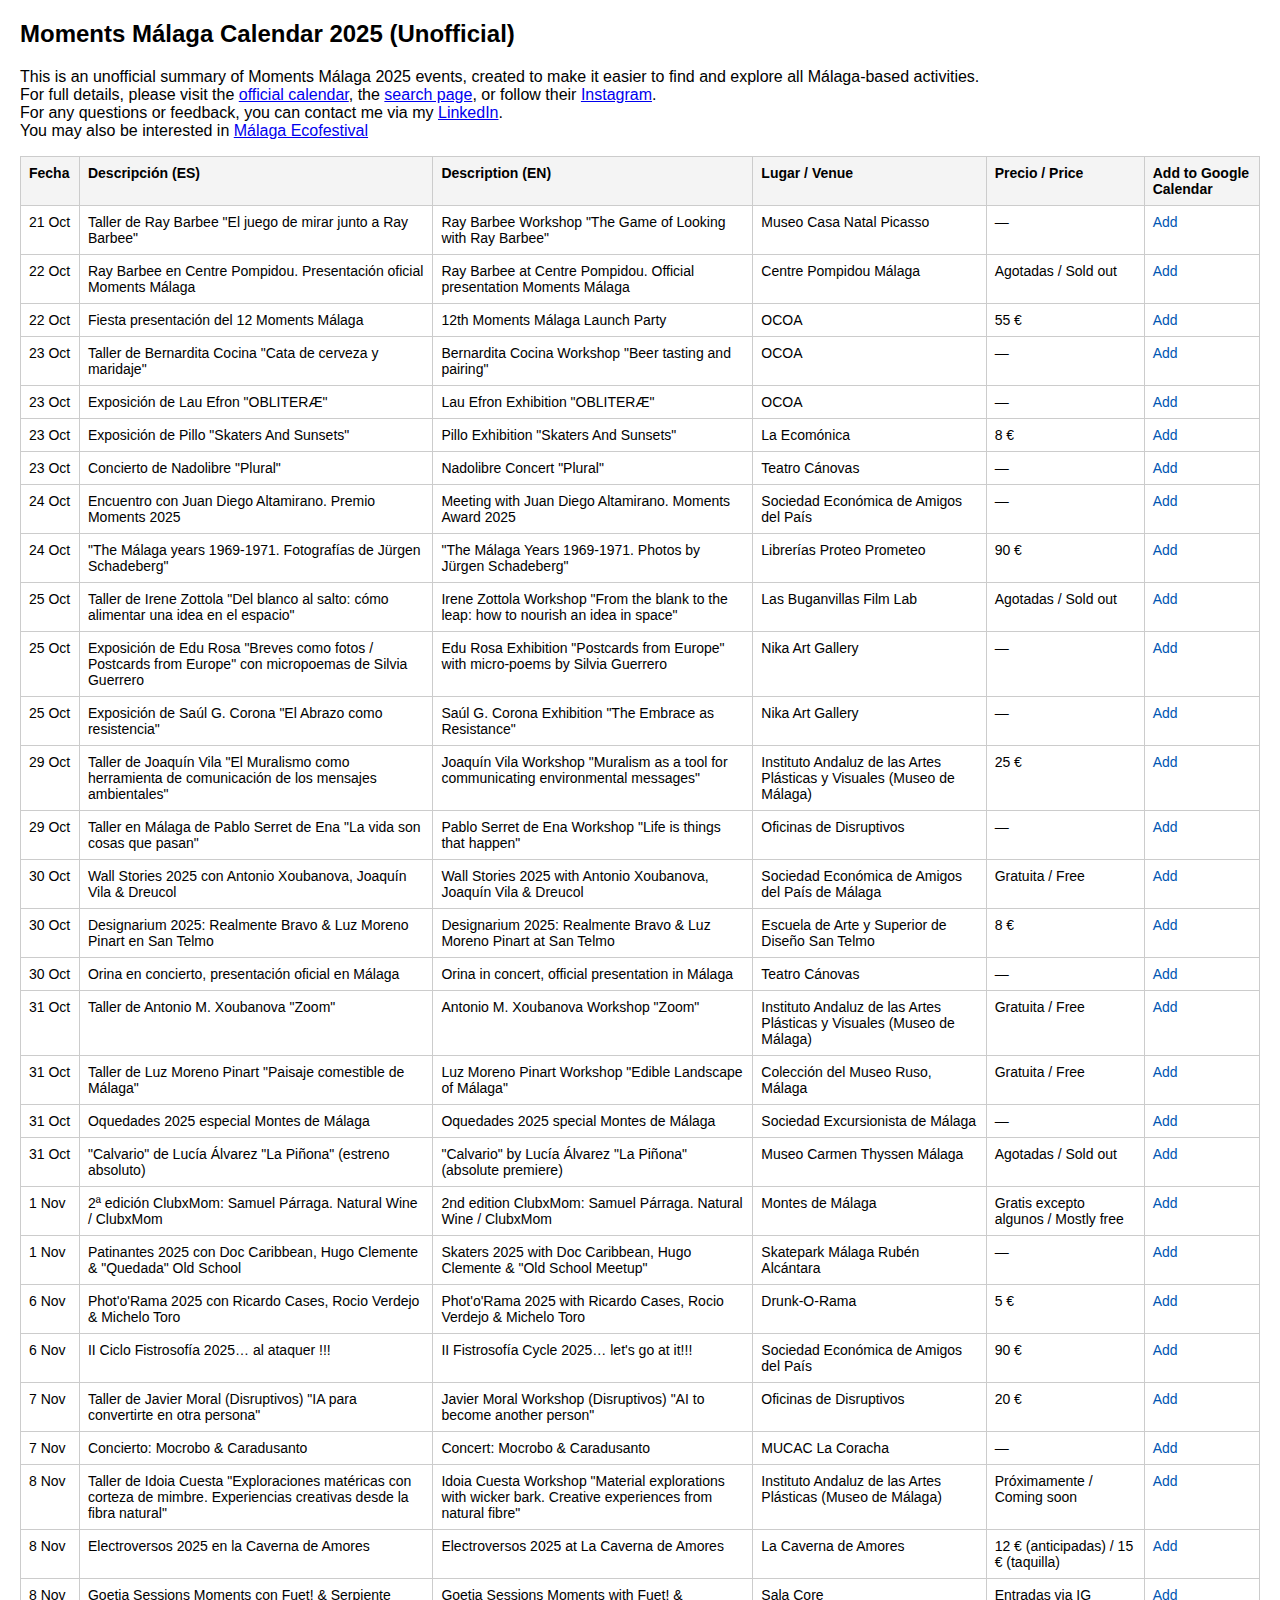
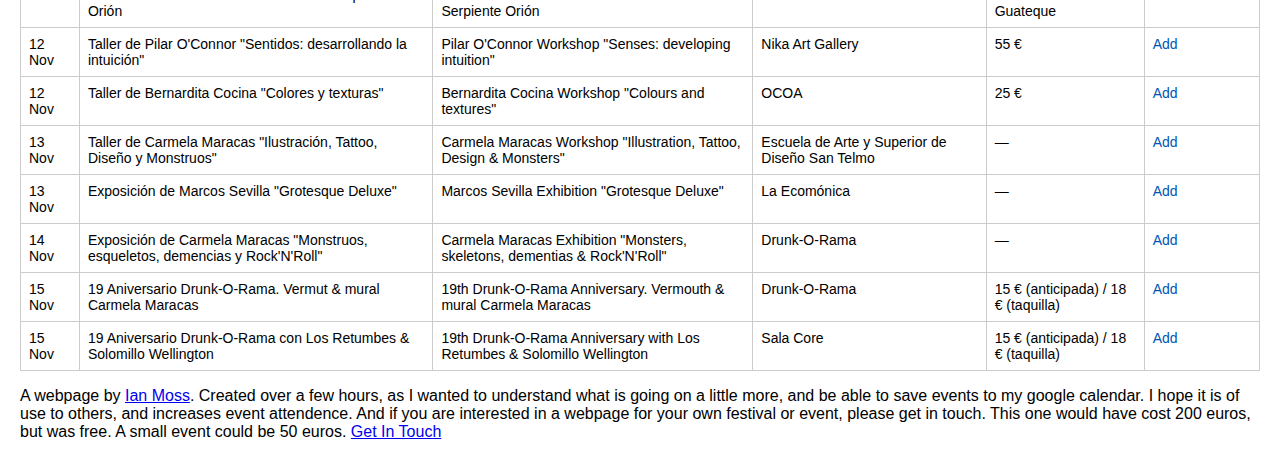
<file: made/malaga_moments_arts_music_festival.html>
<!DOCTYPE html>
<html lang="es">
<head>
    <meta charset="UTF-8">
    <title>Moments Málaga Calendar 2025 (Unofficial)</title>
    <style>
    body { font-family: Arial, sans-serif; margin: 20px; }
    table { border-collapse: collapse; width: 100%; font-size: 14px; }
    th, td { border: 1px solid #ccc; padding: 8px; text-align: left; vertical-align: top; }
    th { background-color: #f4f4f4; }
    .now { background-color: yellow; }
    .next { background-color: lightgreen; }
    a.addcal { color: #0056b3; text-decoration: none; }
    </style>
</head>
<body>

<h2>Moments Málaga Calendar 2025 (Unofficial)</h2>
<p>
    This is an unofficial summary of Moments Málaga 2025 events, created to make it easier to find and explore all Málaga-based activities. 
    <br/>For full details, please visit the <a href="https://www.momentsfestival.org/calendario/calendario-moments-malaga/?utm_source=chatgpt.com" target="_blank">official calendar</a>, the <a href="https://www.momentsfestival.org/calendario/calendario-moments-malaga/?start-date=2025-10-21&end-date=2025-11-15" target="_blank">search page</a>, or follow their <a href="https://www.instagram.com/momentsfestival/" target="_blank">Instagram</a>. 
    </br>For any questions or feedback, you can contact me via my <a href="https://www.linkedin.com/in/alteris/" target="_blank">LinkedIn</a>.
    <br/>You may also be interested in <a href="./malaga_ecofestival.html" target="_blank">Málaga Ecofestival</a>
</p>

<table id="calendar">
  <thead>
    <tr>
      <th>Fecha</th>
      <th>Descripción (ES)</th>
      <th>Description (EN)</th>
      <th>Lugar / Venue</th>
      <th>Precio / Price</th>
      <th>Add to Google Calendar</th>
    </tr>
  </thead>
  <tbody>
    <tr data-datetime="2025-10-21T10:00">
      <td>21 Oct</td>
      <td>Taller de Ray Barbee "El juego de mirar junto a Ray Barbee"</td>
      <td>Ray Barbee Workshop "The Game of Looking with Ray Barbee"</td>
      <td>Museo Casa Natal Picasso</td>
      <td>—</td>
      <td><a class="addcal" target="_blank" href="https://calendar.google.com/calendar/u/0/r/eventedit?text=Taller+Ray+Barbee&dates=20251021T100000/20251021T120000&details=Museo+Casa+Natal+Picasso&location=Málaga">Add</a></td>
    </tr>
    <tr data-datetime="2025-10-22T19:00">
      <td>22 Oct</td>
      <td>Ray Barbee en Centre Pompidou. Presentación oficial Moments Málaga</td>
      <td>Ray Barbee at Centre Pompidou. Official presentation Moments Málaga</td>
      <td>Centre Pompidou Málaga</td>
      <td>Agotadas / Sold out</td>
      <td><a class="addcal" target="_blank" href="https://calendar.google.com/calendar/u/0/r/eventedit?text=Ray+Barbee+Official+Presentation&dates=20251022T190000/20251022T210000&details=Centre+Pompidou+Málaga&location=Málaga">Add</a></td>
    </tr>
    <tr data-datetime="2025-10-22T22:00">
      <td>22 Oct</td>
      <td>Fiesta presentación del 12 Moments Málaga</td>
      <td>12th Moments Málaga Launch Party</td>
      <td>OCOA</td>
      <td>55 €</td>
      <td><a class="addcal" target="_blank" href="https://calendar.google.com/calendar/u/0/r/eventedit?text=Launch+Party+Moments+Málaga&dates=20251022T220000/20251023T000000&details=OCOA&location=Málaga">Add</a></td>
    </tr>
    <tr data-datetime="2025-10-23T18:00">
      <td>23 Oct</td>
      <td>Taller de Bernardita Cocina "Cata de cerveza y maridaje"</td>
      <td>Bernardita Cocina Workshop "Beer tasting and pairing"</td>
      <td>OCOA</td>
      <td>—</td>
      <td><a class="addcal" target="_blank" href="https://calendar.google.com/calendar/u/0/r/eventedit?text=Bernardita+Cocina+Workshop&dates=20251023T180000/20251023T200000&details=OCOA&location=Málaga">Add</a></td>
    </tr>
    <tr data-datetime="2025-10-23T19:00">
      <td>23 Oct</td>
      <td>Exposición de Lau Efron "OBLITERÆ"</td>
      <td>Lau Efron Exhibition "OBLITERÆ"</td>
      <td>OCOA</td>
      <td>—</td>
      <td><a class="addcal" target="_blank" href="https://calendar.google.com/calendar/u/0/r/eventedit?text=Lau+Efron+Exhibition&dates=20251023T190000/20251023T210000&details=OCOA&location=Málaga">Add</a></td>
    </tr>
    <tr data-datetime="2025-10-23T19:30">
      <td>23 Oct</td>
      <td>Exposición de Pillo "Skaters And Sunsets"</td>
      <td>Pillo Exhibition "Skaters And Sunsets"</td>
      <td>La Ecomónica</td>
      <td>8 €</td>
      <td><a class="addcal" target="_blank" href="https://calendar.google.com/calendar/u/0/r/eventedit?text=Pillo+Exhibition&dates=20251023T193000/20251023T213000&details=La+Ecomónica&location=Málaga">Add</a></td>
    </tr>
    <tr data-datetime="2025-10-23T21:00">
      <td>23 Oct</td>
      <td>Concierto de Nadolibre "Plural"</td>
      <td>Nadolibre Concert "Plural"</td>
      <td>Teatro Cánovas</td>
      <td>—</td>
      <td><a class="addcal" target="_blank" href="https://calendar.google.com/calendar/u/0/r/eventedit?text=Nadolibre+Concert&dates=20251023T210000/20251023T230000&details=Teatro+Cánovas&location=Málaga">Add</a></td>
    </tr>
    <tr data-datetime="2025-10-24T18:00">
      <td>24 Oct</td>
      <td>Encuentro con Juan Diego Altamirano. Premio Moments 2025</td>
      <td>Meeting with Juan Diego Altamirano. Moments Award 2025</td>
      <td>Sociedad Económica de Amigos del País</td>
      <td>—</td>
      <td><a class="addcal" target="_blank" href="https://calendar.google.com/calendar/u/0/r/eventedit?text=Juan+Diego+Altamirano+Award&dates=20251024T180000/20251024T200000&details=Sociedad+Económica+de+Amigos+del+País&location=Málaga">Add</a></td>
    </tr>
    <tr data-datetime="2025-10-24T20:00">
      <td>24 Oct</td>
      <td>"The Málaga years 1969-1971. Fotografías de Jürgen Schadeberg"</td>
      <td>"The Málaga Years 1969-1971. Photos by Jürgen Schadeberg"</td>
      <td>Librerías Proteo Prometeo</td>
      <td>90 €</td>
      <td><a class="addcal" target="_blank" href="https://calendar.google.com/calendar/u/0/r/eventedit?text=Jürgen+Schadeberg+Photos&dates=20251024T200000/20251024T220000&details=Librerías+Proteo+Prometeo&location=Málaga">Add</a></td>
    </tr>
    <tr data-datetime="2025-10-25T10:00">
      <td>25 Oct</td>
      <td>Taller de Irene Zottola "Del blanco al salto: cómo alimentar una idea en el espacio"</td>
      <td>Irene Zottola Workshop "From the blank to the leap: how to nourish an idea in space"</td>
      <td>Las Buganvillas Film Lab</td>
      <td>Agotadas / Sold out</td>
      <td><a class="addcal" target="_blank" href="https://calendar.google.com/calendar/u/0/r/eventedit?text=Irene+Zottola+Workshop&dates=20251025T100000/20251025T120000&details=Las+Buganvillas+Film+Lab&location=Málaga">Add</a></td>
    </tr>
    <tr data-datetime="2025-10-25T19:00">
      <td>25 Oct</td>
      <td>Exposición de Edu Rosa "Breves como fotos / Postcards from Europe" con micropoemas de Silvia Guerrero</td>
      <td>Edu Rosa Exhibition "Postcards from Europe" with micro-poems by Silvia Guerrero</td>
      <td>Nika Art Gallery</td>
      <td>—</td>
      <td><a class="addcal" target="_blank" href="https://calendar.google.com/calendar/u/0/r/eventedit?text=Edu+Rosa+Postcards+Exhibition&dates=20251025T190000/20251025T210000&details=Nika+Art+Gallery&location=Málaga">Add</a></td>
    </tr>
    <tr data-datetime="2025-10-25T19:30">
      <td>25 Oct</td>
      <td>Exposición de Saúl G. Corona "El Abrazo como resistencia"</td>
      <td>Saúl G. Corona Exhibition "The Embrace as Resistance"</td>
      <td>Nika Art Gallery</td>
      <td>—</td>
      <td><a class="addcal" target="_blank" href="https://calendar.google.com/calendar/u/0/r/eventedit?text=Saúl+G.+Corona+Exhibition&dates=20251025T193000/20251025T213000&details=Nika+Art+Gallery&location=Málaga">Add</a></td>
    </tr>
    <tr data-datetime="2025-10-29T10:00">
      <td>29 Oct</td>
      <td>Taller de Joaquín Vila "El Muralismo como herramienta de comunicación de los mensajes ambientales"</td>
      <td>Joaquín Vila Workshop "Muralism as a tool for communicating environmental messages"</td>
      <td>Instituto Andaluz de las Artes Plásticas y Visuales (Museo de Málaga)</td>
      <td>25 €</td>
      <td><a class="addcal" target="_blank" href="https://calendar.google.com/calendar/u/0/r/eventedit?text=Joaquín+Vila+Workshop&dates=20251029T100000/20251029T120000&details=Museo+de+Málaga&location=Málaga">Add</a></td>
    </tr>
    <tr data-datetime="2025-10-29T12:00">
      <td>29 Oct</td>
      <td>Taller en Málaga de Pablo Serret de Ena "La vida son cosas que pasan"</td>
      <td>Pablo Serret de Ena Workshop "Life is things that happen"</td>
      <td>Oficinas de Disruptivos</td>
      <td>—</td>
      <td><a class="addcal" target="_blank" href="https://calendar.google.com/calendar/u/0/r/eventedit?text=Pablo+Serret+Workshop&dates=20251029T120000/20251029T140000&details=Oficinas+de+Disruptivos&location=Málaga">Add</a></td>
    </tr>
    <tr data-datetime="2025-10-30T18:00">
      <td>30 Oct</td>
      <td>Wall Stories 2025 con Antonio Xoubanova, Joaquín Vila & Dreucol</td>
      <td>Wall Stories 2025 with Antonio Xoubanova, Joaquín Vila & Dreucol</td>
      <td>Sociedad Económica de Amigos del País de Málaga</td>
      <td>Gratuita / Free</td>
      <td><a class="addcal" target="_blank" href="https://calendar.google.com/calendar/u/0/r/eventedit?text=Wall+Stories+2025&dates=20251030T180000/20251030T200000&details=Sociedad+Económica+de+Amigos+del+País&location=Málaga">Add</a></td>
    </tr>
    <tr data-datetime="2025-10-30T20:00">
      <td>30 Oct</td>
      <td>Designarium 2025: Realmente Bravo & Luz Moreno Pinart en San Telmo</td>
      <td>Designarium 2025: Realmente Bravo & Luz Moreno Pinart at San Telmo</td>
      <td>Escuela de Arte y Superior de Diseño San Telmo</td>
      <td>8 €</td>
      <td><a class="addcal" target="_blank" href="https://calendar.google.com/calendar/u/0/r/eventedit?text=Designarium+2025&dates=20251030T200000/20251030T220000&details=Escuela+San+Telmo&location=Málaga">Add</a></td>
    </tr>
    <tr data-datetime="2025-10-30T21:00">
      <td>30 Oct</td>
      <td>Orina en concierto, presentación oficial en Málaga</td>
      <td>Orina in concert, official presentation in Málaga</td>
      <td>Teatro Cánovas</td>
      <td>—</td>
      <td><a class="addcal" target="_blank" href="https://calendar.google.com/calendar/u/0/r/eventedit?text=Orina+Concert&dates=20251030T210000/20251030T230000&details=Teatro+Cánovas&location=Málaga">Add</a></td>
    </tr>
    <tr data-datetime="2025-10-31T18:00">
      <td>31 Oct</td>
      <td>Taller de Antonio M. Xoubanova "Zoom"</td>
      <td>Antonio M. Xoubanova Workshop "Zoom"</td>
      <td>Instituto Andaluz de las Artes Plásticas y Visuales (Museo de Málaga)</td>
      <td>Gratuita / Free</td>
      <td><a class="addcal" target="_blank" href="https://calendar.google.com/calendar/u/0/r/eventedit?text=Xoubanova+Workshop+Zoom&dates=20251031T180000/20251031T200000&details=Museo+de+Málaga&location=Málaga">Add</a></td>
    </tr>
    <tr data-datetime="2025-10-31T19:30">
      <td>31 Oct</td>
      <td>Taller de Luz Moreno Pinart "Paisaje comestible de Málaga"</td>
      <td>Luz Moreno Pinart Workshop "Edible Landscape of Málaga"</td>
      <td>Colección del Museo Ruso, Málaga</td>
      <td>Gratuita / Free</td>
      <td><a class="addcal" target="_blank" href="https://calendar.google.com/calendar/u/0/r/eventedit?text=Luz+Moreno+Workshop&dates=20251031T193000/20251031T213000&details=Colección+Museo+Ruso&location=Málaga">Add</a></td>
    </tr>
    <tr data-datetime="2025-10-31T20:30">
      <td>31 Oct</td>
      <td>Oquedades 2025 especial Montes de Málaga</td>
      <td>Oquedades 2025 special Montes de Málaga</td>
      <td>Sociedad Excursionista de Málaga</td>
      <td>—</td>
      <td><a class="addcal" target="_blank" href="https://calendar.google.com/calendar/u/0/r/eventedit?text=Oquedades+2025&dates=20251031T203000/20251031T223000&details=Sociedad+Excursionista&location=Málaga">Add</a></td>
    </tr>
    <tr data-datetime="2025-10-31T21:00">
      <td>31 Oct</td>
      <td>"Calvario" de Lucía Álvarez "La Piñona" (estreno absoluto)</td>
      <td>"Calvario" by Lucía Álvarez "La Piñona" (absolute premiere)</td>
      <td>Museo Carmen Thyssen Málaga</td>
      <td>Agotadas / Sold out</td>
      <td><a class="addcal" target="_blank" href="https://calendar.google.com/calendar/u/0/r/eventedit?text=Calvario+La+Piñona&dates=20251031T210000/20251031T230000&details=Museo+Carmen+Thyssen&location=Málaga">Add</a></td>
    </tr>
    <tr data-datetime="2025-11-01T12:00">
      <td>1 Nov</td>
      <td>2ª edición ClubxMom: Samuel Párraga. Natural Wine / ClubxMom</td>
      <td>2nd edition ClubxMom: Samuel Párraga. Natural Wine / ClubxMom</td>
      <td>Montes de Málaga</td>
      <td>Gratis excepto algunos / Mostly free</td>
      <td><a class="addcal" target="_blank" href="https://calendar.google.com/calendar/u/0/r/eventedit?text=ClubxMom+Samuel+Párraga&dates=20251101T120000/20251101T140000&details=Montes+de+Málaga&location=Málaga">Add</a></td>
    </tr>
    <tr data-datetime="2025-11-01T15:00">
      <td>1 Nov</td>
      <td>Patinantes 2025 con Doc Caribbean, Hugo Clemente & "Quedada" Old School</td>
      <td>Skaters 2025 with Doc Caribbean, Hugo Clemente & "Old School Meetup"</td>
      <td>Skatepark Málaga Rubén Alcántara</td>
      <td>—</td>
      <td><a class="addcal" target="_blank" href="https://calendar.google.com/calendar/u/0/r/eventedit?text=Patinantes+2025&dates=20251101T150000/20251101T170000&details=Skatepark+Rubén+Alcántara&location=Málaga">Add</a></td>
    </tr>
    <tr data-datetime="2025-11-06T18:00">
      <td>6 Nov</td>
      <td>Phot'o'Rama 2025 con Ricardo Cases, Rocio Verdejo & Michelo Toro</td>
      <td>Phot'o'Rama 2025 with Ricardo Cases, Rocio Verdejo & Michelo Toro</td>
      <td>Drunk-O-Rama</td>
      <td>5 €</td>
      <td><a class="addcal" target="_blank" href="https://calendar.google.com/calendar/u/0/r/eventedit?text=Phot'o'Rama+2025&dates=20251106T180000/20251106T200000&details=Drunk-O-Rama&location=Málaga">Add</a></td>
    </tr>
    <tr data-datetime="2025-11-06T20:00">
      <td>6 Nov</td>
      <td>II Ciclo Fistrosofía 2025… al ataquer !!!</td>
      <td>II Fistrosofía Cycle 2025… let's go at it!!!</td>
      <td>Sociedad Económica de Amigos del País</td>
      <td>90 €</td>
      <td><a class="addcal" target="_blank" href="https://calendar.google.com/calendar/u/0/r/eventedit?text=Fistrosofía+2025&dates=20251106T200000/20251106T220000&details=Sociedad+Económica+de+Amigos+del+País&location=Málaga">Add</a></td>
    </tr>
    <tr data-datetime="2025-11-07T10:00">
      <td>7 Nov</td>
      <td>Taller de Javier Moral (Disruptivos) "IA para convertirte en otra persona"</td>
      <td>Javier Moral Workshop (Disruptivos) "AI to become another person"</td>
      <td>Oficinas de Disruptivos</td>
      <td>20 €</td>
      <td><a class="addcal" target="_blank" href="https://calendar.google.com/calendar/u/0/r/eventedit?text=Javier+Moral+AI+Workshop&dates=20251107T100000/20251107T120000&details=Oficinas+de+Disruptivos&location=Málaga">Add</a></td>
    </tr>
    <tr data-datetime="2025-11-07T20:30">
      <td>7 Nov</td>
      <td>Concierto: Mocrobo & Caradusanto</td>
      <td>Concert: Mocrobo & Caradusanto</td>
      <td>MUCAC La Coracha</td>
      <td>—</td>
      <td><a class="addcal" target="_blank" href="https://calendar.google.com/calendar/u/0/r/eventedit?text=Mocrobo+Caradusanto+Concert&dates=20251107T203000/20251107T223000&details=MUCAC+La+Coracha&location=Málaga">Add</a></td>
    </tr>
    <tr data-datetime="2025-11-08T18:00">
      <td>8 Nov</td>
      <td>Taller de Idoia Cuesta "Exploraciones matéricas con corteza de mimbre. Experiencias creativas desde la fibra natural"</td>
      <td>Idoia Cuesta Workshop "Material explorations with wicker bark. Creative experiences from natural fibre"</td>
      <td>Instituto Andaluz de las Artes Plásticas (Museo de Málaga)</td>
      <td>Próximamente / Coming soon</td>
      <td><a class="addcal" target="_blank" href="https://calendar.google.com/calendar/u/0/r/eventedit?text=Idoia+Cuesta+Workshop&dates=20251108T180000/20251108T200000&details=Museo+de+Málaga&location=Málaga">Add</a></td>
    </tr>
    <tr data-datetime="2025-11-08T21:00">
      <td>8 Nov</td>
      <td>Electroversos 2025 en la Caverna de Amores</td>
      <td>Electroversos 2025 at La Caverna de Amores</td>
      <td>La Caverna de Amores</td>
      <td>12 € (anticipadas) / 15 € (taquilla)</td>
      <td><a class="addcal" target="_blank" href="https://calendar.google.com/calendar/u/0/r/eventedit?text=Electroversos+2025&dates=20251108T210000/20251108T230000&details=La+Caverna+de+Amores&location=Málaga">Add</a></td>
    </tr>
    <tr data-datetime="2025-11-08T22:00">
      <td>8 Nov</td>
      <td>Goetia Sessions Moments con Fuet! & Serpiente Orión</td>
      <td>Goetia Sessions Moments with Fuet! & Serpiente Orión</td>
      <td>Sala Core</td>
      <td>Entradas via IG Guateque</td>
      <td><a class="addcal" target="_blank" href="https://calendar.google.com/calendar/u/0/r/eventedit?text=Goetia+Sessions+Moments&dates=20251108T220000/20251109T000000&details=Sala+Core&location=Málaga">Add</a></td>
    </tr>
    <tr data-datetime="2025-11-12T10:00">
      <td>12 Nov</td>
      <td>Taller de Pilar O'Connor "Sentidos: desarrollando la intuición"</td>
      <td>Pilar O'Connor Workshop "Senses: developing intuition"</td>
      <td>Nika Art Gallery</td>
      <td>55 €</td>
      <td><a class="addcal" target="_blank" href="https://calendar.google.com/calendar/u/0/r/eventedit?text=Pilar+O'Connor+Workshop&dates=20251112T100000/20251112T120000&details=Nika+Art+Gallery&location=Málaga">Add</a></td>
    </tr>
    <tr data-datetime="2025-11-12T14:00">
      <td>12 Nov</td>
      <td>Taller de Bernardita Cocina "Colores y texturas"</td>
      <td>Bernardita Cocina Workshop "Colours and textures"</td>
      <td>OCOA</td>
      <td>25 €</td>
      <td><a class="addcal" target="_blank" href="https://calendar.google.com/calendar/u/0/r/eventedit?text=Bernardita+Cocina+Colores&dates=20251112T140000/20251112T160000&details=OCOA&location=Málaga">Add</a></td>
    </tr>
    <tr data-datetime="2025-11-13T10:00">
      <td>13 Nov</td>
      <td>Taller de Carmela Maracas "Ilustración, Tattoo, Diseño y Monstruos"</td>
      <td>Carmela Maracas Workshop "Illustration, Tattoo, Design & Monsters"</td>
      <td>Escuela de Arte y Superior de Diseño San Telmo</td>
      <td>—</td>
      <td><a class="addcal" target="_blank" href="https://calendar.google.com/calendar/u/0/r/eventedit?text=Carmela+Maracas+Workshop&dates=20251113T100000/20251113T120000&details=Escuela+San+Telmo&location=Málaga">Add</a></td>
    </tr>
    <tr data-datetime="2025-11-13T19:00">
      <td>13 Nov</td>
      <td>Exposición de Marcos Sevilla "Grotesque Deluxe"</td>
      <td>Marcos Sevilla Exhibition "Grotesque Deluxe"</td>
      <td>La Ecomónica</td>
      <td>—</td>
      <td><a class="addcal" target="_blank" href="https://calendar.google.com/calendar/u/0/r/eventedit?text=Marcos+Sevilla+Grotesque+Deluxe&dates=20251113T190000/20251113T210000&details=La+Ecomónica&location=Málaga">Add</a></td>
    </tr>
    <tr data-datetime="2025-11-14T19:00">
      <td>14 Nov</td>
      <td>Exposición de Carmela Maracas "Monstruos, esqueletos, demencias y Rock'N'Roll"</td>
      <td>Carmela Maracas Exhibition "Monsters, skeletons, dementias & Rock'N'Roll"</td>
      <td>Drunk-O-Rama</td>
      <td>—</td>
      <td><a class="addcal" target="_blank" href="https://calendar.google.com/calendar/u/0/r/eventedit?text=Carmela+Maracas+Exhibition&dates=20251114T190000/20251114T210000&details=Drunk-O-Rama&location=Málaga">Add</a></td>
    </tr>
    <tr data-datetime="2025-11-15T13:00">
      <td>15 Nov</td>
      <td>19 Aniversario Drunk-O-Rama. Vermut & mural Carmela Maracas</td>
      <td>19th Drunk-O-Rama Anniversary. Vermouth & mural Carmela Maracas</td>
      <td>Drunk-O-Rama</td>
      <td>15 € (anticipada) / 18 € (taquilla)</td>
      <td><a class="addcal" target="_blank" href="https://calendar.google.com/calendar/u/0/r/eventedit?text=19th+Drunk-O-Rama+Vermut+&+Mural&dates=20251115T130000/20251115T150000&details=Drunk-O-Rama&location=Málaga">Add</a></td>
    </tr>
    <tr data-datetime="2025-11-15T18:00">
        <td>15 Nov</td>
        <td>19 Aniversario Drunk-O-Rama con Los Retumbes & Solomillo Wellington</td>
        <td>19th Drunk-O-Rama Anniversary with Los Retumbes & Solomillo Wellington</td>
        <td>Sala Core</td>
        <td>15 € (anticipada) / 18 € (taquilla)</td>
        <td><a class="addcal" target="_blank" href="https://calendar.google.com/calendar/u/0/r/eventedit?text=19th+Drunk-O-Rama+with+Los+Retumbes+%26+Solomillo+Wellington&dates=20251115T180000/20251115T200000&details=Drunk-O-Rama&location=Málaga">Add</a></td>
    </tr>
    </tbody>
</table>

<p>A webpage by <a href="../index.html">Ian Moss</a>. Created over a few hours, as I wanted to understand what is going on a little more, and be able to save events to my google calendar. 
  I hope it is of use to others, and increases event attendence. And if you are interested in a webpage for your own festival or event, please get in touch. 
  This one would have cost 200 euros, but was free. A small event could be 50 euros. <a href="https://www.linkedin.com/in/alteris/">Get In Touch</a>
</p>

<script>
    function addToGoogleCalendar(e, row) {
    e.preventDefault();
    const datetime = row.dataset.datetime;
    const startDate = new Date(datetime);
    const endDate = new Date(startDate.getTime() + 2*60*60*1000); // TODO. Some events may define an end time. 
    
    const titleES = row.cells[1].textContent;
    const titleEN = row.cells[2].textContent;
    const title = encodeURIComponent(titleES + ' / ' + titleEN);
    
    const startStr = startDate.toISOString().replace(/-|:|\.\d+/g, '');
    const endStr = endDate.toISOString().replace(/-|:|\.\d+/g, '');
    
    const url = `https://calendar.google.com/calendar/render?action=TEMPLATE&text=${title}&dates=${startStr}/${endStr}&location=Málaga&sf=true&output=xml`;
    
    window.open(url, '_blank');
    }

    function highlightEvents() {
    const rows = document.querySelectorAll('#calendar tbody tr');
    const now = new Date();
    let foundNext = false;
    rows.forEach(row => {
        row.classList.remove('now', 'next');
        const eventTime = new Date(row.dataset.datetime);
        if (!foundNext) {
        if (now >= eventTime && now < new Date(eventTime.getTime() + 2*60*60*1000)) {
            row.classList.add('now');
        } else if (now < eventTime) {
            row.classList.add('next');
            foundNext = true;
        }
        }
    });
    }

    highlightEvents();
    setInterval(highlightEvents, 60000);
</script>

</body>
</html>
</file>
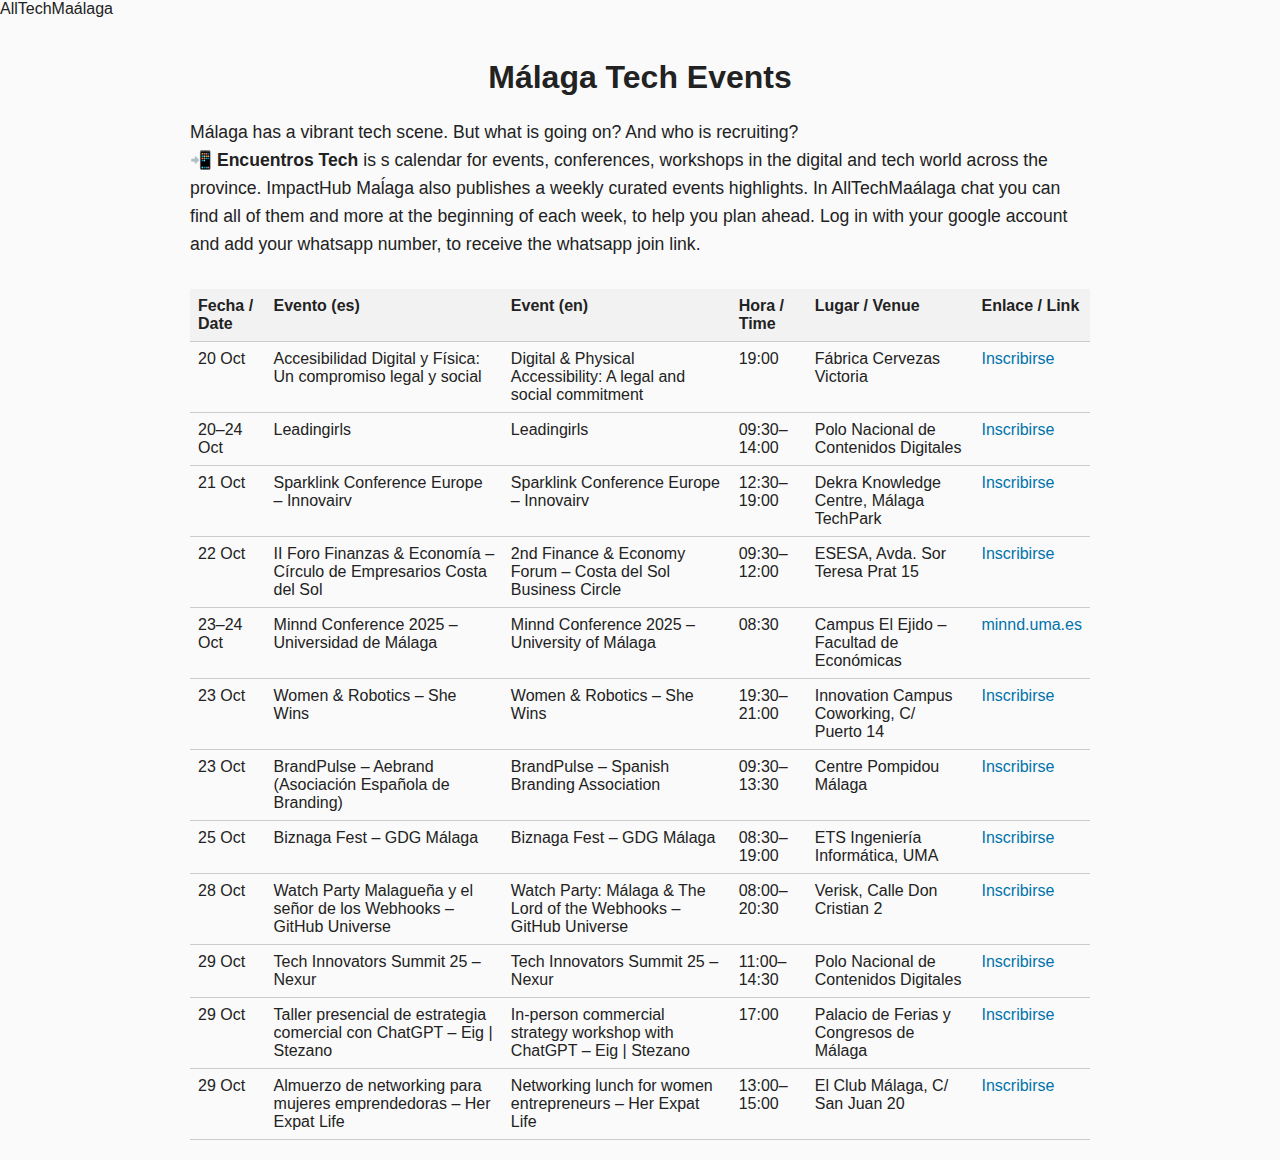
<file: made/malaga_techevents.html>
<!DOCTYPE html>
<html lang="es">
<head>
  <meta charset="UTF-8">
  <meta name="viewport" content="width=device-width, initial-scale=1.0">
  <title>Málaga Tech Events</title>
  <style>
    body { font-family: Arial, sans-serif; background: #fafafa; color: #222; margin: 0; padding: 0; }
    header img { width: 100%; height: auto; }
    main { max-width: 900px; margin: 0 auto; padding: 20px; }
    h1, h2 { text-align: center; }
    h2 { margin-top: 40px; }
    table { width: 100%; border-collapse: collapse; margin-top: 20px; }
    th, td { border-bottom: 1px solid #ccc; padding: 8px; text-align: left; vertical-align: top; }
    th { background: #f2f2f2; }
    a { color: #0073aa; text-decoration: none; }
    a:hover { text-decoration: underline; }
    .intro { font-size: 1.1em; line-height: 1.6; margin-bottom: 30px; }
    .now { background-color: yellow; }
    .next { background-color: lightgreen; }
  </style>
</head>
<body>
  <header>
    AllTechMaálaga
</header>

  <main>
    <h1>Málaga Tech Events</h1>

    <p class="intro">
      Málaga has a vibrant tech scene. But what is going on? And who is recruiting?<br>
      📲 <strong>Encuentros Tech</strong> is s calendar for events, conferences, workshops in the digital and tech world across the province.
      ImpactHub Maĺaga also publishes a weekly curated events highlights. 
      In AllTechMaálaga chat you can find all of them and more at the beginning of each week, to help you plan ahead. 
      Log in with your google account and add your whatsapp number, to receive the whatsapp join link.
    </p>

    <table id="calendar">
      <thead>
        <tr>
          <th>Fecha / Date</th>
          <th>Evento (es)</th>
          <th>Event (en)</th>
          <th>Hora / Time</th>
          <th>Lugar / Venue</th>
          <th>Enlace / Link</th>
        </tr>
      </thead>
      <tbody>
        <tr data-datetime="2025-10-20T19:00"><td>20 Oct</td><td>Accesibilidad Digital y Física: Un compromiso legal y social</td><td>Digital & Physical Accessibility: A legal and social commitment</td><td>19:00</td><td>Fábrica Cervezas Victoria</td><td><a href="https://bit.ly/4qnpeZI" target="_blank">Inscribirse</a></td></tr>
        <tr data-datetime="2025-10-20T09:30"><td>20–24 Oct</td><td>Leadingirls</td><td>Leadingirls</td><td>09:30–14:00</td><td>Polo Nacional de Contenidos Digitales</td><td><a href="https://bit.ly/47ayecQ" target="_blank">Inscribirse</a></td></tr>
        <tr data-datetime="2025-10-21T12:30"><td>21 Oct</td><td>Sparklink Conference Europe – Innovairv</td><td>Sparklink Conference Europe – Innovairv</td><td>12:30–19:00</td><td>Dekra Knowledge Centre, Málaga TechPark</td><td><a href="https://bit.ly/490ylJi" target="_blank">Inscribirse</a></td></tr>
        <tr data-datetime="2025-10-22T09:30"><td>22 Oct</td><td>II Foro Finanzas & Economía – Círculo de Empresarios Costa del Sol</td><td>2nd Finance & Economy Forum – Costa del Sol Business Circle</td><td>09:30–12:00</td><td>ESESA, Avda. Sor Teresa Prat 15</td><td><a href="https://bit.ly/48gSb2W" target="_blank">Inscribirse</a></td></tr>
        <tr data-datetime="2025-10-23T08:30"><td>23–24 Oct</td><td>Minnd Conference 2025 – Universidad de Málaga</td><td>Minnd Conference 2025 – University of Málaga</td><td>08:30</td><td>Campus El Ejido – Facultad de Económicas</td><td><a href="https://minnd.uma.es" target="_blank">minnd.uma.es</a></td></tr>
        <tr data-datetime="2025-10-23T19:30"><td>23 Oct</td><td>Women & Robotics – She Wins</td><td>Women & Robotics – She Wins</td><td>19:30–21:00</td><td>Innovation Campus Coworking, C/ Puerto 14</td><td><a href="https://bit.ly/3IRHSHZ" target="_blank">Inscribirse</a></td></tr>
        <tr data-datetime="2025-10-23T09:30"><td>23 Oct</td><td>BrandPulse – Aebrand (Asociación Española de Branding)</td><td>BrandPulse – Spanish Branding Association</td><td>09:30–13:30</td><td>Centre Pompidou Málaga</td><td><a href="https://bit.ly/47fVbdo" target="_blank">Inscribirse</a></td></tr>
        <tr data-datetime="2025-10-25T08:30"><td>25 Oct</td><td>Biznaga Fest – GDG Málaga</td><td>Biznaga Fest – GDG Málaga</td><td>08:30–19:00</td><td>ETS Ingeniería Informática, UMA</td><td><a href="https://bit.ly/4noiJnf" target="_blank">Inscribirse</a></td></tr>
        <tr data-datetime="2025-10-28T08:00"><td>28 Oct</td><td>Watch Party Malagueña y el señor de los Webhooks – GitHub Universe</td><td>Watch Party: Málaga & The Lord of the Webhooks – GitHub Universe</td><td>08:00–20:30</td><td>Verisk, Calle Don Cristian 2</td><td><a href="https://bit.ly/42fivqa" target="_blank">Inscribirse</a></td></tr>
        <tr data-datetime="2025-10-29T11:00"><td>29 Oct</td><td>Tech Innovators Summit 25 – Nexur</td><td>Tech Innovators Summit 25 – Nexur</td><td>11:00–14:30</td><td>Polo Nacional de Contenidos Digitales</td><td><a href="https://bit.ly/4oyI1j3" target="_blank">Inscribirse</a></td></tr>
        <tr data-datetime="2025-10-29T17:00"><td>29 Oct</td><td>Taller presencial de estrategia comercial con ChatGPT – Eig | Stezano</td><td>In-person commercial strategy workshop with ChatGPT – Eig | Stezano</td><td>17:00</td><td>Palacio de Ferias y Congresos de Málaga</td><td><a href="https://bit.ly/4orhjsi" target="_blank">Inscribirse</a></td></tr>
        <tr data-datetime="2025-10-29T13:00"><td>29 Oct</td><td>Almuerzo de networking para mujeres emprendedoras – Her Expat Life</td><td>Networking lunch for women entrepreneurs – Her Expat Life</td><td>13:00–15:00</td><td>El Club Málaga, C/ San Juan 20</td><td><a href="https://bit.ly/4n995Ed" target="_blank">Inscribirse</a></td></tr>
      </tbody>
    </table>
  </main>

  <script>
    function highlightEvents() {
      const rows = document.querySelectorAll('#calendar tbody tr');
      const now = new Date();
      let foundNext = false;

      rows.forEach(row => {
        row.classList.remove('now', 'next');
        const eventTime = new Date(row.dataset.datetime);

        if (!foundNext) {
          if (now >= eventTime && now < new Date(eventTime.getTime() + 2*60*60*1000)) {
            row.classList.add('now');
          } else if (now < eventTime) {
            row.classList.add('next');
            foundNext = true;
          }
        }
      });
    }

    highlightEvents();
    setInterval(highlightEvents, 60000);Encuentros
  </script>
</body>
</html>
</file>
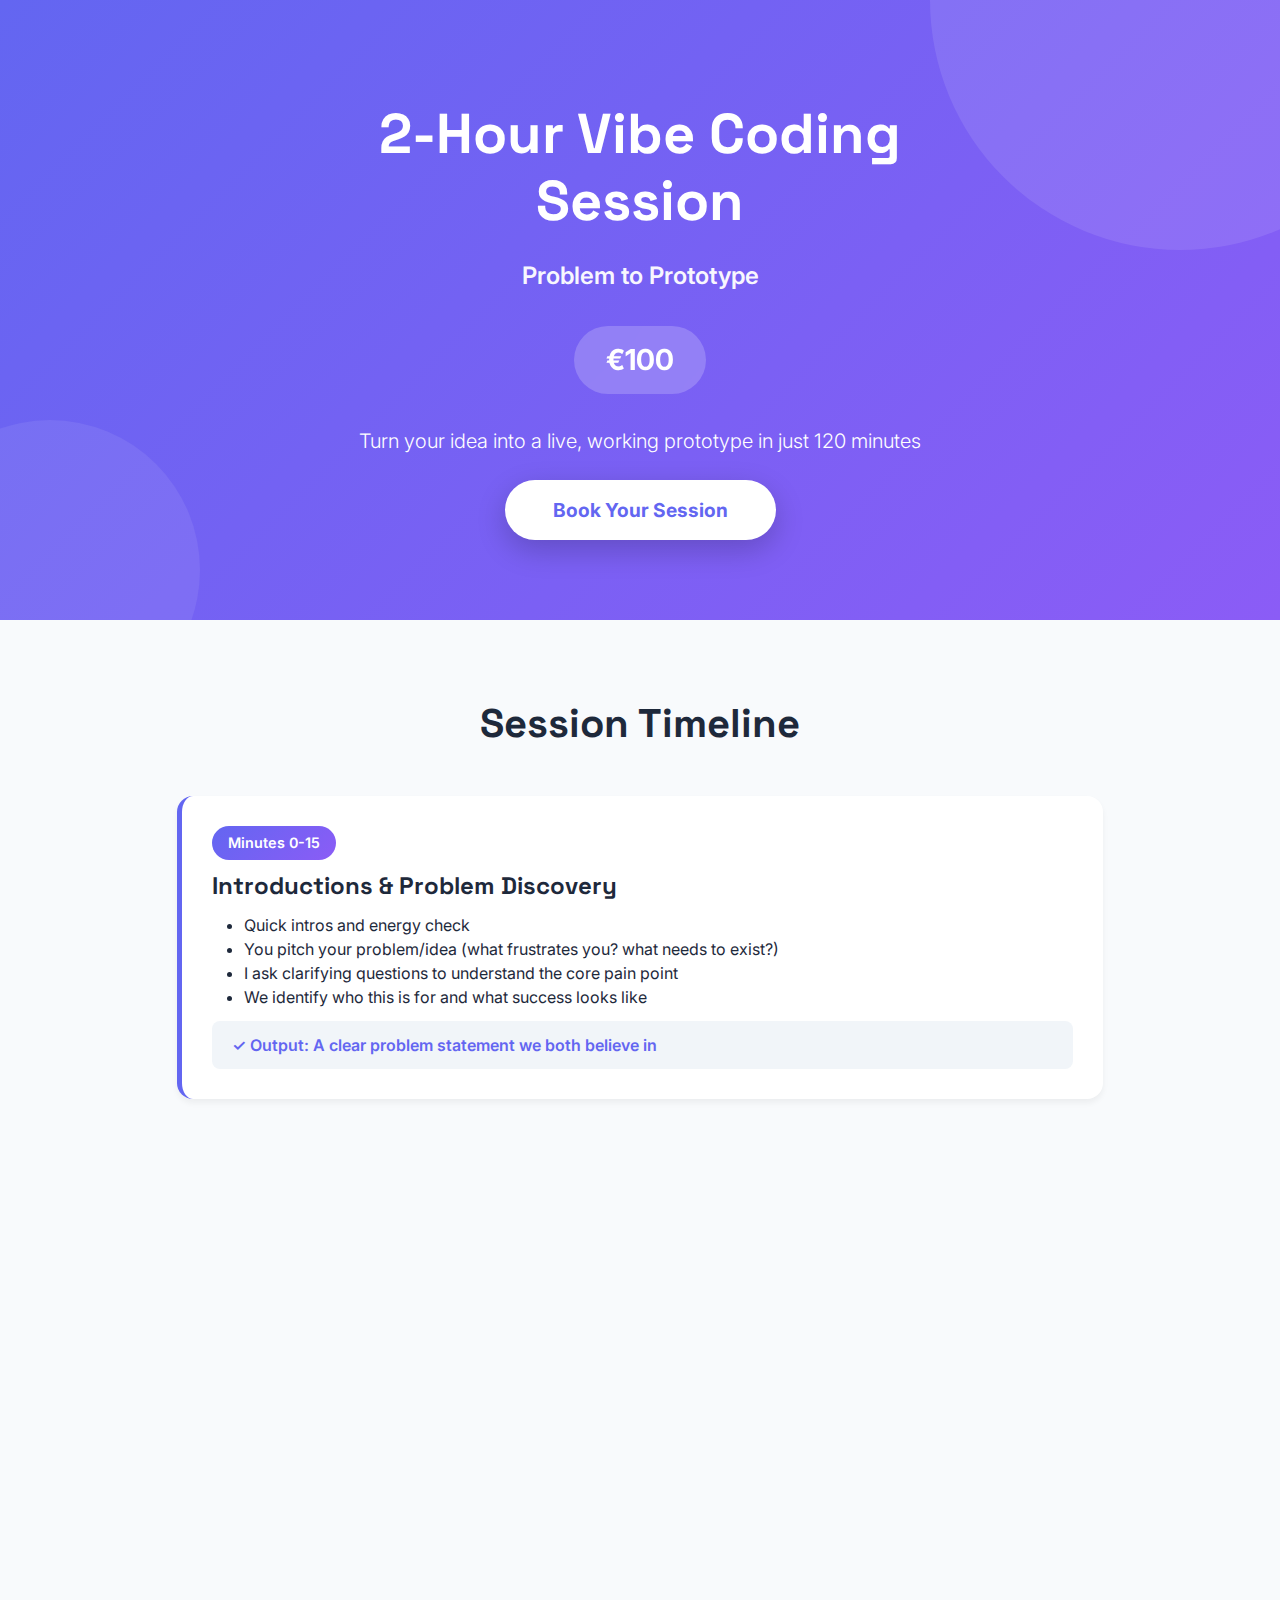
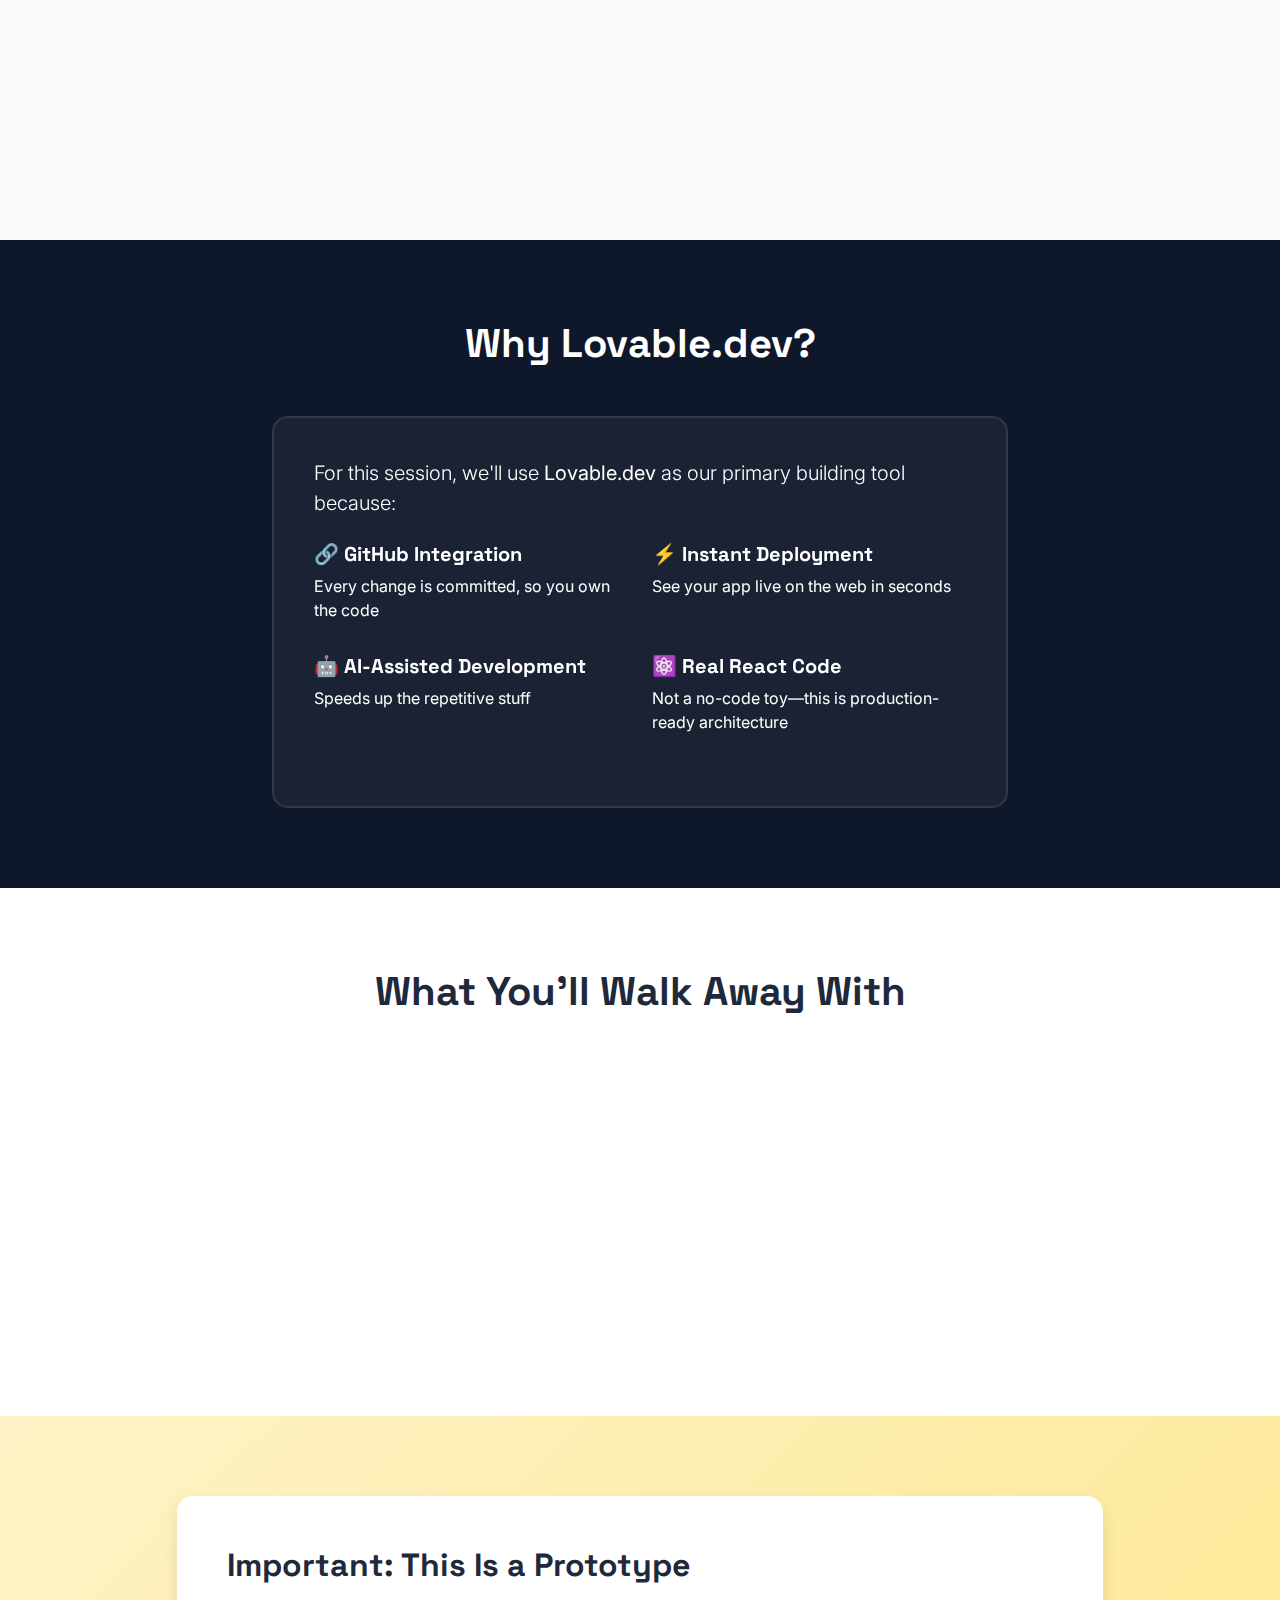
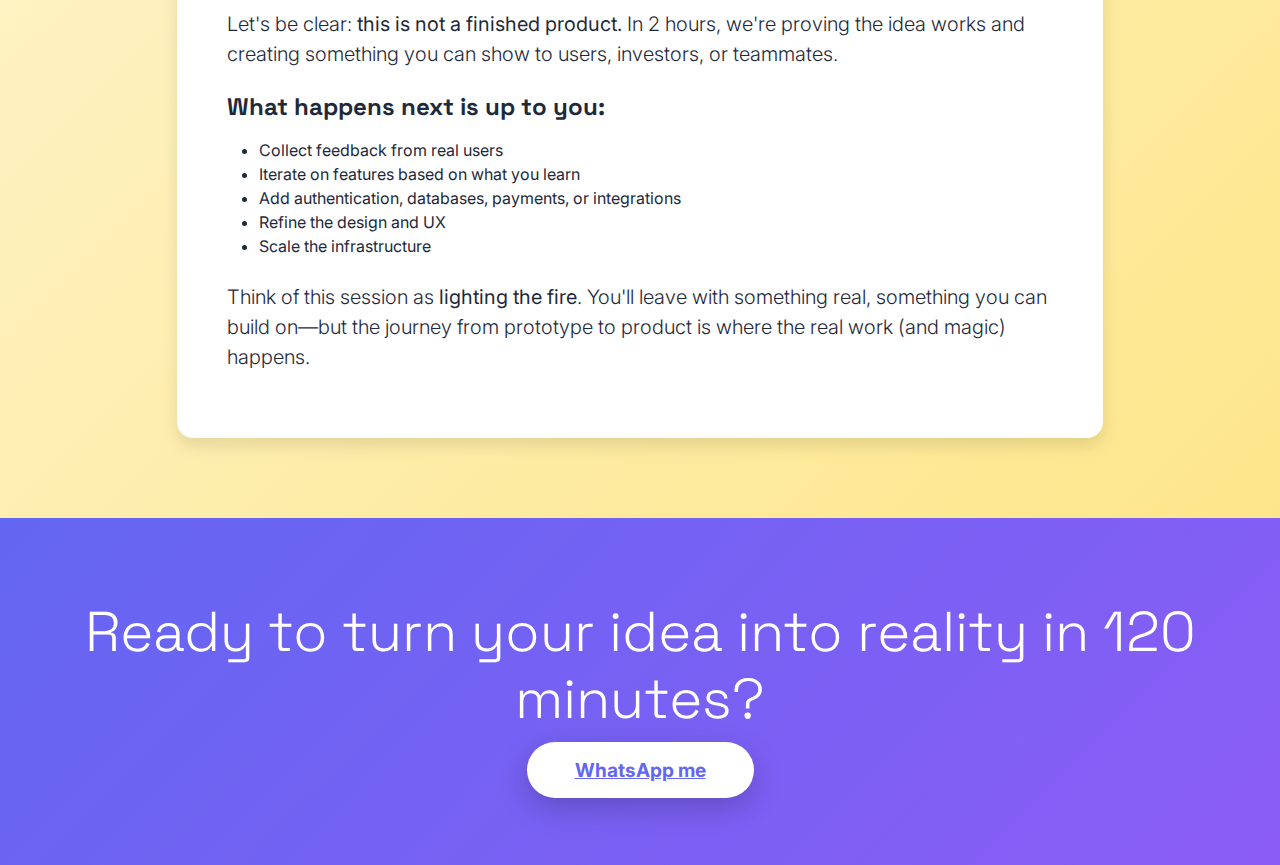
<file: made/two_hours_of_vibe_coding_with_20_years_of_experience.html>
<!DOCTYPE html>
<html lang="en">
<head>
    <meta charset="UTF-8">
    <meta name="viewport" content="width=device-width, initial-scale=1.0">
    <title>2-Hour Vibe Coding Session | €100</title>
    
    <!-- Bootstrap CSS -->
    <link href="https://cdn.jsdelivr.net/npm/bootstrap@5.3.2/dist/css/bootstrap.min.css" rel="stylesheet">
    
    <!-- Google Fonts -->
    <link rel="preconnect" href="https://fonts.googleapis.com">
    <link rel="preconnect" href="https://fonts.gstatic.com" crossorigin>
    <link href="https://fonts.googleapis.com/css2?family=Inter:wght@400;600;700;800&family=Space+Grotesk:wght@500;700&display=swap" rel="stylesheet">
    
    <style>
        :root {
            --primary-color: #6366f1;
            --secondary-color: #8b5cf6;
            --dark-bg: #0f172a;
            --light-bg: #f8fafc;
            --text-dark: #1e293b;
            --text-light: #64748b;
        }
        
        body {
            font-family: 'Inter', sans-serif;
            color: var(--text-dark);
            overflow-x: hidden;
        }
        
        h1, h2, h3, h4, h5, h6 {
            font-family: 'Space Grotesk', sans-serif;
            font-weight: 700;
        }
        
        .hero-section {
            background: linear-gradient(135deg, var(--primary-color) 0%, var(--secondary-color) 100%);
            color: white;
            padding: 100px 0 80px;
            position: relative;
            overflow: hidden;
        }
        
        .hero-section::before {
            content: '';
            position: absolute;
            width: 500px;
            height: 500px;
            background: rgba(255, 255, 255, 0.1);
            border-radius: 50%;
            top: -250px;
            right: -150px;
        }
        
        .hero-section::after {
            content: '';
            position: absolute;
            width: 300px;
            height: 300px;
            background: rgba(255, 255, 255, 0.08);
            border-radius: 50%;
            bottom: -100px;
            left: -100px;
        }
        
        .hero-section .container {
            position: relative;
            z-index: 1;
        }
        
        .hero-title {
            font-size: 3.5rem;
            font-weight: 800;
            margin-bottom: 1.5rem;
            line-height: 1.2;
        }
        
        .hero-subtitle {
            font-size: 1.5rem;
            font-weight: 600;
            opacity: 0.95;
            margin-bottom: 2rem;
        }
        
        .price-tag {
            display: inline-block;
            background: rgba(255, 255, 255, 0.2);
            padding: 12px 32px;
            border-radius: 50px;
            font-size: 1.8rem;
            font-weight: 700;
            margin-bottom: 2rem;
            backdrop-filter: blur(10px);
        }
        
        .cta-button {
            background: white;
            color: var(--primary-color);
            padding: 16px 48px;
            font-size: 1.2rem;
            font-weight: 700;
            border: none;
            border-radius: 50px;
            transition: all 0.3s ease;
            box-shadow: 0 10px 30px rgba(0, 0, 0, 0.2);
        }
        
        .cta-button:hover {
            transform: translateY(-2px);
            box-shadow: 0 15px 40px rgba(0, 0, 0, 0.3);
            color: var(--primary-color);
        }
        
        .timeline-section {
            padding: 80px 0;
            background: var(--light-bg);
        }
        
        .timeline-item {
            background: white;
            border-radius: 16px;
            padding: 30px;
            margin-bottom: 24px;
            box-shadow: 0 4px 6px rgba(0, 0, 0, 0.05);
            transition: all 0.3s ease;
            border-left: 5px solid var(--primary-color);
        }
        
        .timeline-item:hover {
            transform: translateX(8px);
            box-shadow: 0 8px 16px rgba(0, 0, 0, 0.1);
        }
        
        .timeline-time {
            display: inline-block;
            background: linear-gradient(135deg, var(--primary-color), var(--secondary-color));
            color: white;
            padding: 6px 16px;
            border-radius: 20px;
            font-weight: 600;
            font-size: 0.9rem;
            margin-bottom: 12px;
        }
        
        .timeline-title {
            font-size: 1.5rem;
            font-weight: 700;
            margin-bottom: 12px;
            color: var(--text-dark);
        }
        
        .timeline-output {
            background: #f1f5f9;
            padding: 12px 20px;
            border-radius: 8px;
            margin-top: 12px;
            font-weight: 600;
            color: var(--primary-color);
        }
        
        .tool-section {
            padding: 80px 0;
            background: var(--dark-bg);
            color: white;
        }
        
        .tool-card {
            background: rgba(255, 255, 255, 0.05);
            border: 2px solid rgba(255, 255, 255, 0.1);
            border-radius: 16px;
            padding: 40px;
            backdrop-filter: blur(10px);
        }
        
        .outcomes-section {
            padding: 80px 0;
        }
        
        .outcome-card {
            text-align: center;
            padding: 40px 20px;
            border-radius: 16px;
            transition: all 0.3s ease;
            background: white;
            box-shadow: 0 4px 6px rgba(0, 0, 0, 0.05);
            height: 100%;
        }
        
        .outcome-card:hover {
            transform: translateY(-8px);
            box-shadow: 0 12px 24px rgba(0, 0, 0, 0.1);
        }
        
        .outcome-icon {
            font-size: 3rem;
            margin-bottom: 20px;
        }
        
        .disclaimer-section {
            padding: 80px 0;
            background: linear-gradient(135deg, #fef3c7 0%, #fde68a 100%);
        }
        
        .disclaimer-card {
            background: white;
            border-radius: 16px;
            padding: 50px;
            box-shadow: 0 8px 16px rgba(0, 0, 0, 0.1);
        }
        
        .footer-cta {
            padding: 80px 0;
            background: linear-gradient(135deg, var(--primary-color) 0%, var(--secondary-color) 100%);
            color: white;
            text-align: center;
        }
        
        .section-title {
            font-size: 2.5rem;
            font-weight: 700;
            margin-bottom: 3rem;
            text-align: center;
        }
        
        @media (max-width: 768px) {
            .hero-title {
                font-size: 2.5rem;
            }
            
            .hero-subtitle {
                font-size: 1.2rem;
            }
            
            .timeline-item:hover {
                transform: none;
            }
        }
    </style>
</head>
<body>

    <!-- Hero Section -->
    <section class="hero-section">
        <div class="container">
            <div class="row align-items-center">
                <div class="col-lg-8 mx-auto text-center">
                    <h1 class="hero-title">2-Hour Vibe Coding Session</h1>
                    <p class="hero-subtitle">Problem to Prototype</p>
                    <div class="price-tag">€100</div>
                    <p class="lead mb-4">Turn your idea into a live, working prototype in just 120 minutes</p>
                    <button class="cta-button">Book Your Session</button>
                </div>
            </div>
        </div>
    </section>

    <!-- Timeline Section -->
    <section class="timeline-section">
        <div class="container">
            <h2 class="section-title">Session Timeline</h2>
            
            <div class="row">
                <div class="col-lg-10 mx-auto">
                    
                    <div class="timeline-item">
                        <span class="timeline-time">Minutes 0-15</span>
                        <h3 class="timeline-title">Introductions & Problem Discovery</h3>
                        <ul class="mb-0">
                            <li>Quick intros and energy check</li>
                            <li>You pitch your problem/idea (what frustrates you? what needs to exist?)</li>
                            <li>I ask clarifying questions to understand the core pain point</li>
                            <li>We identify who this is for and what success looks like</li>
                        </ul>
                        <div class="timeline-output">✓ Output: A clear problem statement we both believe in</div>
                    </div>

                    <div class="timeline-item">
                        <span class="timeline-time">Minutes 15-30</span>
                        <h3 class="timeline-title">Solution Shaping & PRD Drafting</h3>
                        <ul class="mb-0">
                            <li>Brainstorm the simplest solution that could work</li>
                            <li>Define 3-5 core features (we're ruthless about scope)</li>
                            <li>Draft a mini Product Requirements Document using Claude or ChatGPT</li>
                            <li>Sketch the user flow: what happens when someone opens this?</li>
                        </ul>
                        <div class="timeline-output">✓ Output: A tight PRD that guides our build</div>
                    </div>

                    <div class="timeline-item">
                        <span class="timeline-time">Minutes 30-45</span>
                        <h3 class="timeline-title">PRD Refinement & Technical Planning</h3>
                        <ul class="mb-0">
                            <li>Iterate on the PRD based on feasibility and impact</li>
                            <li>Remove nice-to-haves, double down on must-haves</li>
                            <li>Decide on key interactions and data structure</li>
                            <li>Set up our build environment (Lovable.dev + GitHub repo)</li>
                        </ul>
                        <div class="timeline-output">✓ Output: Final PRD and a GitHub repo ready to receive code</div>
                    </div>

                    <div class="timeline-item">
                        <span class="timeline-time">Minutes 45-60</span>
                        <h3 class="timeline-title">Build Sprint 1 - Foundation</h3>
                        <ul class="mb-0">
                            <li>Spin up the project in Lovable (React + deployment pipeline)</li>
                            <li>Build the landing/main view</li>
                            <li>Implement basic layout and navigation</li>
                            <li>Get something visible on screen</li>
                        </ul>
                        <div class="timeline-output">✓ Output: A deployed URL with your app's skeleton</div>
                    </div>

                    <div class="timeline-item">
                        <span class="timeline-time">Minutes 60-75</span>
                        <h3 class="timeline-title">Build Sprint 2 - Core Feature</h3>
                        <ul class="mb-0">
                            <li>Implement the #1 most important feature</li>
                            <li>Add interactivity and basic state management</li>
                            <li>Quick visual polish (it should feel real, not wireframe-y)</li>
                        </ul>
                        <div class="timeline-output">✓ Output: The main feature working end-to-end</div>
                    </div>

                    <div class="timeline-item">
                        <span class="timeline-time">Minutes 75-90</span>
                        <h3 class="timeline-title">Build Sprint 3 - Essential Features</h3>
                        <ul class="mb-0">
                            <li>Add 1-2 supporting features from the PRD</li>
                            <li>Implement any critical data persistence (localStorage or simple backend)</li>
                            <li>Handle edge cases and basic error states</li>
                        </ul>
                        <div class="timeline-output">✓ Output: A prototype that feels complete enough to demo</div>
                    </div>

                    <div class="timeline-item">
                        <span class="timeline-time">Minutes 90-105</span>
                        <h3 class="timeline-title">Polish & Deploy</h3>
                        <ul class="mb-0">
                            <li>Visual refinement (colors, spacing, responsive design)</li>
                            <li>Add helpful microcopy and instructions</li>
                            <li>Test the critical user path together</li>
                            <li>Ensure deployment is live and stable</li>
                        </ul>
                        <div class="timeline-output">✓ Output: A polished, publicly accessible prototype</div>
                    </div>

                    <div class="timeline-item">
                        <span class="timeline-time">Minutes 105-120</span>
                        <h3 class="timeline-title">Demo, Debrief & Next Steps</h3>
                        <ul class="mb-0">
                            <li>You test the live prototype, I watch and take notes</li>
                            <li>We discuss what worked and what surprised us</li>
                            <li>I outline what you'd need to build next for a production version</li>
                            <li>We talk through feedback collection and iteration strategies</li>
                        </ul>
                        <div class="timeline-output">✓ Output: A working prototype + a roadmap for what comes next</div>
                    </div>

                </div>
            </div>
        </div>
    </section>

    <!-- Tool Section -->
    <section class="tool-section">
        <div class="container">
            <h2 class="section-title text-white">Why Lovable.dev?</h2>
            <div class="row">
                <div class="col-lg-8 mx-auto">
                    <div class="tool-card">
                        <p class="lead mb-4">For this session, we'll use <strong>Lovable.dev</strong> as our primary building tool because:</p>
                        <div class="row mt-4">
                            <div class="col-md-6 mb-3">
                                <h5>🔗 GitHub Integration</h5>
                                <p>Every change is committed, so you own the code</p>
                            </div>
                            <div class="col-md-6 mb-3">
                                <h5>⚡ Instant Deployment</h5>
                                <p>See your app live on the web in seconds</p>
                            </div>
                            <div class="col-md-6 mb-3">
                                <h5>🤖 AI-Assisted Development</h5>
                                <p>Speeds up the repetitive stuff</p>
                            </div>
                            <div class="col-md-6 mb-3">
                                <h5>⚛️ Real React Code</h5>
                                <p>Not a no-code toy—this is production-ready architecture</p>
                            </div>
                        </div>
                    </div>
                </div>
            </div>
        </div>
    </section>

    <!-- Outcomes Section -->
    <section class="outcomes-section">
        <div class="container">
            <h2 class="section-title">What You'll Walk Away With</h2>
            <div class="row g-4">
                <div class="col-md-6 col-lg-3">
                    <div class="outcome-card">
                        <div class="outcome-icon">🚀</div>
                        <h4>Live Prototype</h4>
                        <p>A working prototype accessible via URL</p>
                    </div>
                </div>
                <div class="col-md-6 col-lg-3">
                    <div class="outcome-card">
                        <div class="outcome-icon">💻</div>
                        <h4>GitHub Repository</h4>
                        <p>Complete code ownership in your own repo</p>
                    </div>
                </div>
                <div class="col-md-6 col-lg-3">
                    <div class="outcome-card">
                        <div class="outcome-icon">📋</div>
                        <h4>Clear PRD</h4>
                        <p>Documentation of your product vision</p>
                    </div>
                </div>
                <div class="col-md-6 col-lg-3">
                    <div class="outcome-card">
                        <div class="outcome-icon">⚡</div>
                        <h4>Momentum</h4>
                        <p>The hardest part (starting) is done</p>
                    </div>
                </div>
            </div>
        </div>
    </section>

    <!-- Disclaimer Section -->
    <section class="disclaimer-section">
        <div class="container">
            <div class="row">
                <div class="col-lg-10 mx-auto">
                    <div class="disclaimer-card">
                        <h2 class="mb-4">Important: This Is a Prototype</h2>
                        <p class="lead mb-4">Let's be clear: <strong>this is not a finished product.</strong> In 2 hours, we're proving the idea works and creating something you can show to users, investors, or teammates.</p>
                        
                        <h4 class="mt-4 mb-3">What happens next is up to you:</h4>
                        <ul class="mb-4">
                            <li>Collect feedback from real users</li>
                            <li>Iterate on features based on what you learn</li>
                            <li>Add authentication, databases, payments, or integrations</li>
                            <li>Refine the design and UX</li>
                            <li>Scale the infrastructure</li>
                        </ul>
                        
                        <p class="lead">Think of this session as <strong>lighting the fire</strong>. You'll leave with something real, something you can build on—but the journey from prototype to product is where the real work (and magic) happens.</p>
                    </div>
                </div>
            </div>
        </div>
    </section>

    <!-- Footer CTA -->
    <section class="footer-cta">
        <div class="container">
            <h2 class="display-4 mb-4">Ready to turn your idea into reality in 120 minutes?</h2>
            <!-- <a href="mailto:contact@ianmoss.com" class="cta-button" role="button">Book Your Vibe Coding Session</a> -->
            <a href="https://wa.me/447427242195" class="cta-button" role="button" target="_blank" rel="noopener noreferrer">WhatsApp me</a>
        </div>
    </section>

    <!-- Bootstrap JS -->
    <script src="https://cdn.jsdelivr.net/npm/bootstrap@5.3.2/dist/js/bootstrap.bundle.min.js"></script>
    
    <script>
        // Smooth scroll animation for buttons
        document.querySelectorAll('.cta-button').forEach(button => {
            button.addEventListener('click', function() {
                // Replace with your booking link or form
                alert('Contact us to book your session!\n\nEmail: your@email.com\nOr add your booking system here.');
            });
        });

        // Add scroll animation to timeline items
        const observerOptions = {
            threshold: 0.1,
            rootMargin: '0px 0px -50px 0px'
        };

        const observer = new IntersectionObserver(function(entries) {
            entries.forEach(entry => {
                if (entry.isIntersecting) {
                    entry.target.style.opacity = '1';
                    entry.target.style.transform = 'translateY(0)';
                }
            });
        }, observerOptions);

        document.querySelectorAll('.timeline-item, .outcome-card').forEach(item => {
            item.style.opacity = '0';
            item.style.transform = 'translateY(20px)';
            item.style.transition = 'all 0.6s ease';
            observer.observe(item);
        });
    </script>

</body>
</html>
</file>
<file: made/css/common.css>
/* Basic common styles for /made pages */
:root {
  --bg: #ffffff;
  --text: #222;
  --muted: #666;
  --accent: #0a66c2;
  --max-width: 900px;
}

html,body{
  height:100%;
}
body{
  margin:0;
  font-family: -apple-system, BlinkMacSystemFont, 'Segoe UI', Roboto, 'Helvetica Neue', Arial;
  background:var(--bg);
  color:var(--text);
  line-height:1.5;
  -webkit-font-smoothing:antialiased;
}

.container{
  max-width:var(--max-width);
  margin:32px auto;
  padding:24px;
}

h1{ font-size:1.6rem; margin:0 0 0.5rem 0; }
h2{ font-size:1.1rem; margin:1.25rem 0 0.5rem 0; color:var(--muted); }

ul{ padding-left:1.2rem; }
li{ margin:0.35rem 0; }

a{ color:var(--accent); text-decoration:none; }
a:hover{ text-decoration:underline; }

/* small helpers */
.note{ color:var(--muted); font-size:0.95rem; }
</file>
<file: productstudio/node_modules/live-server/test/data/style.css>
h1 { color: red; }
</file>
